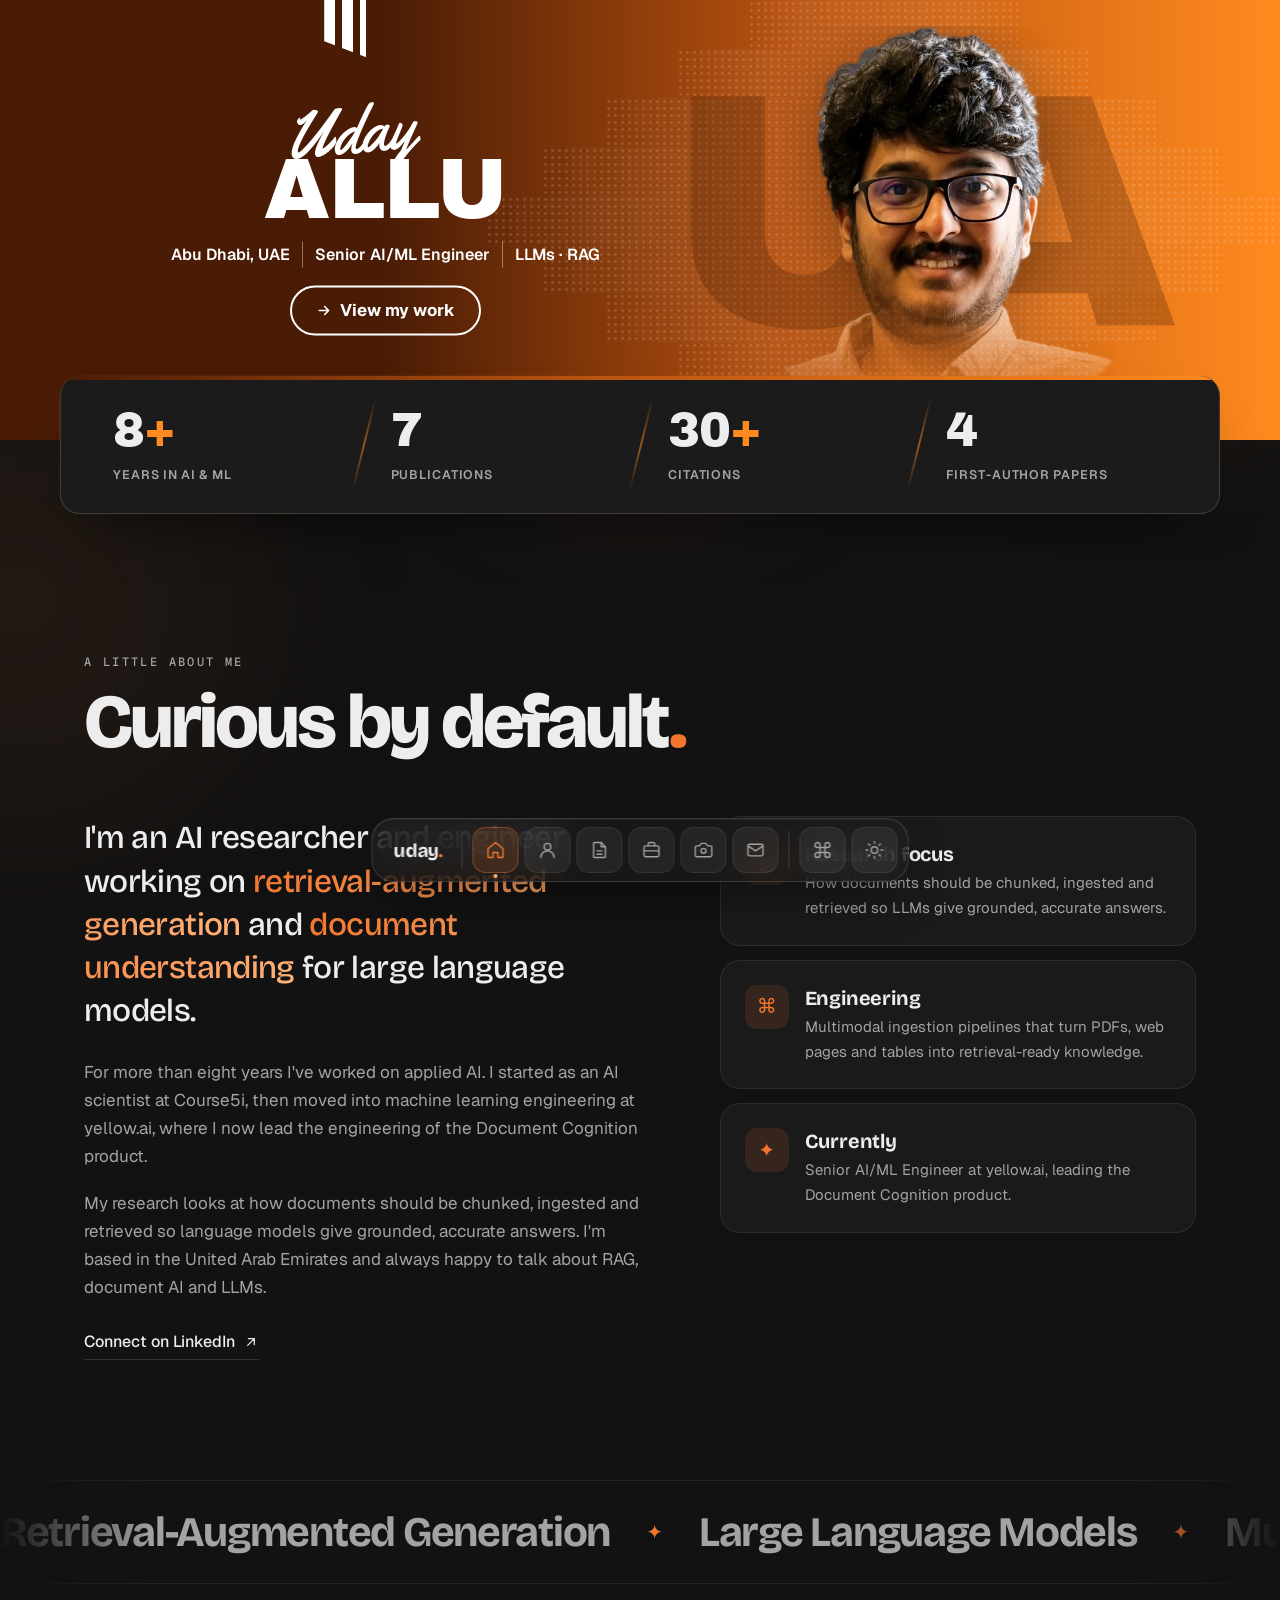
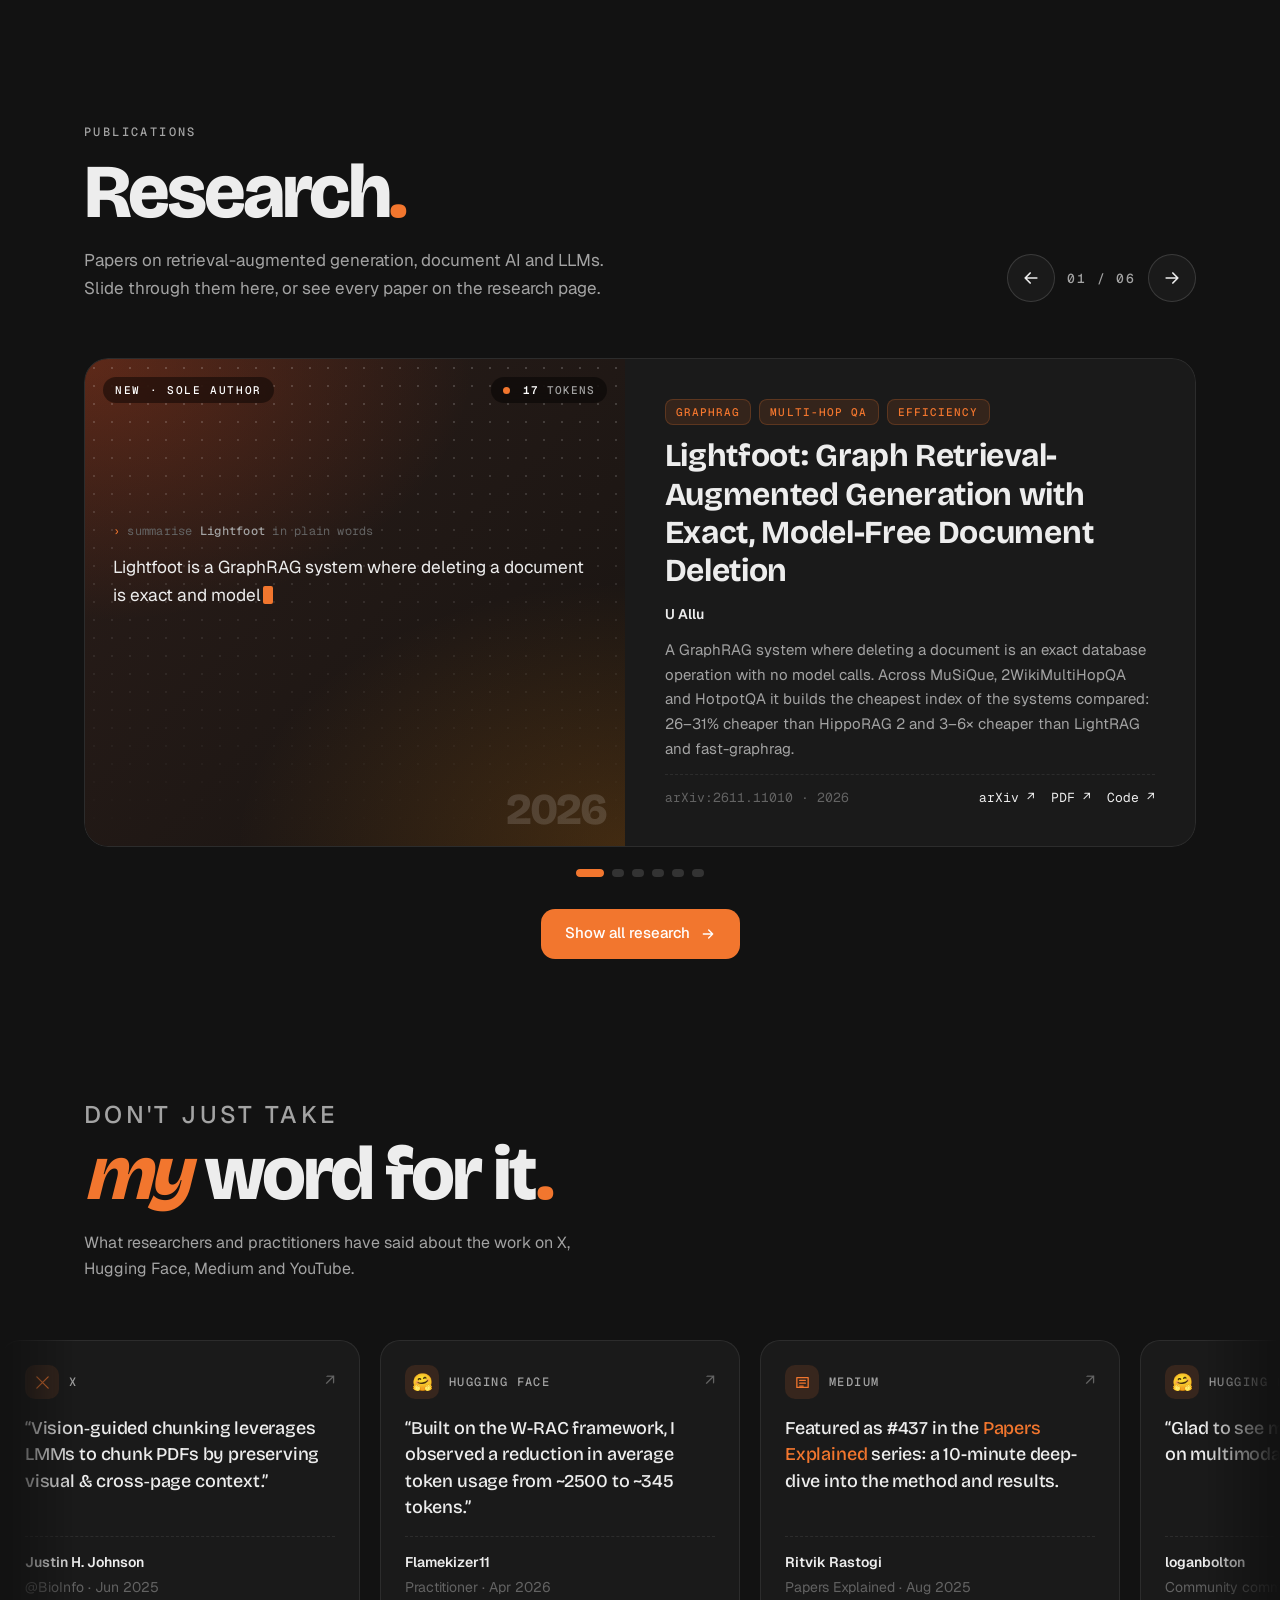
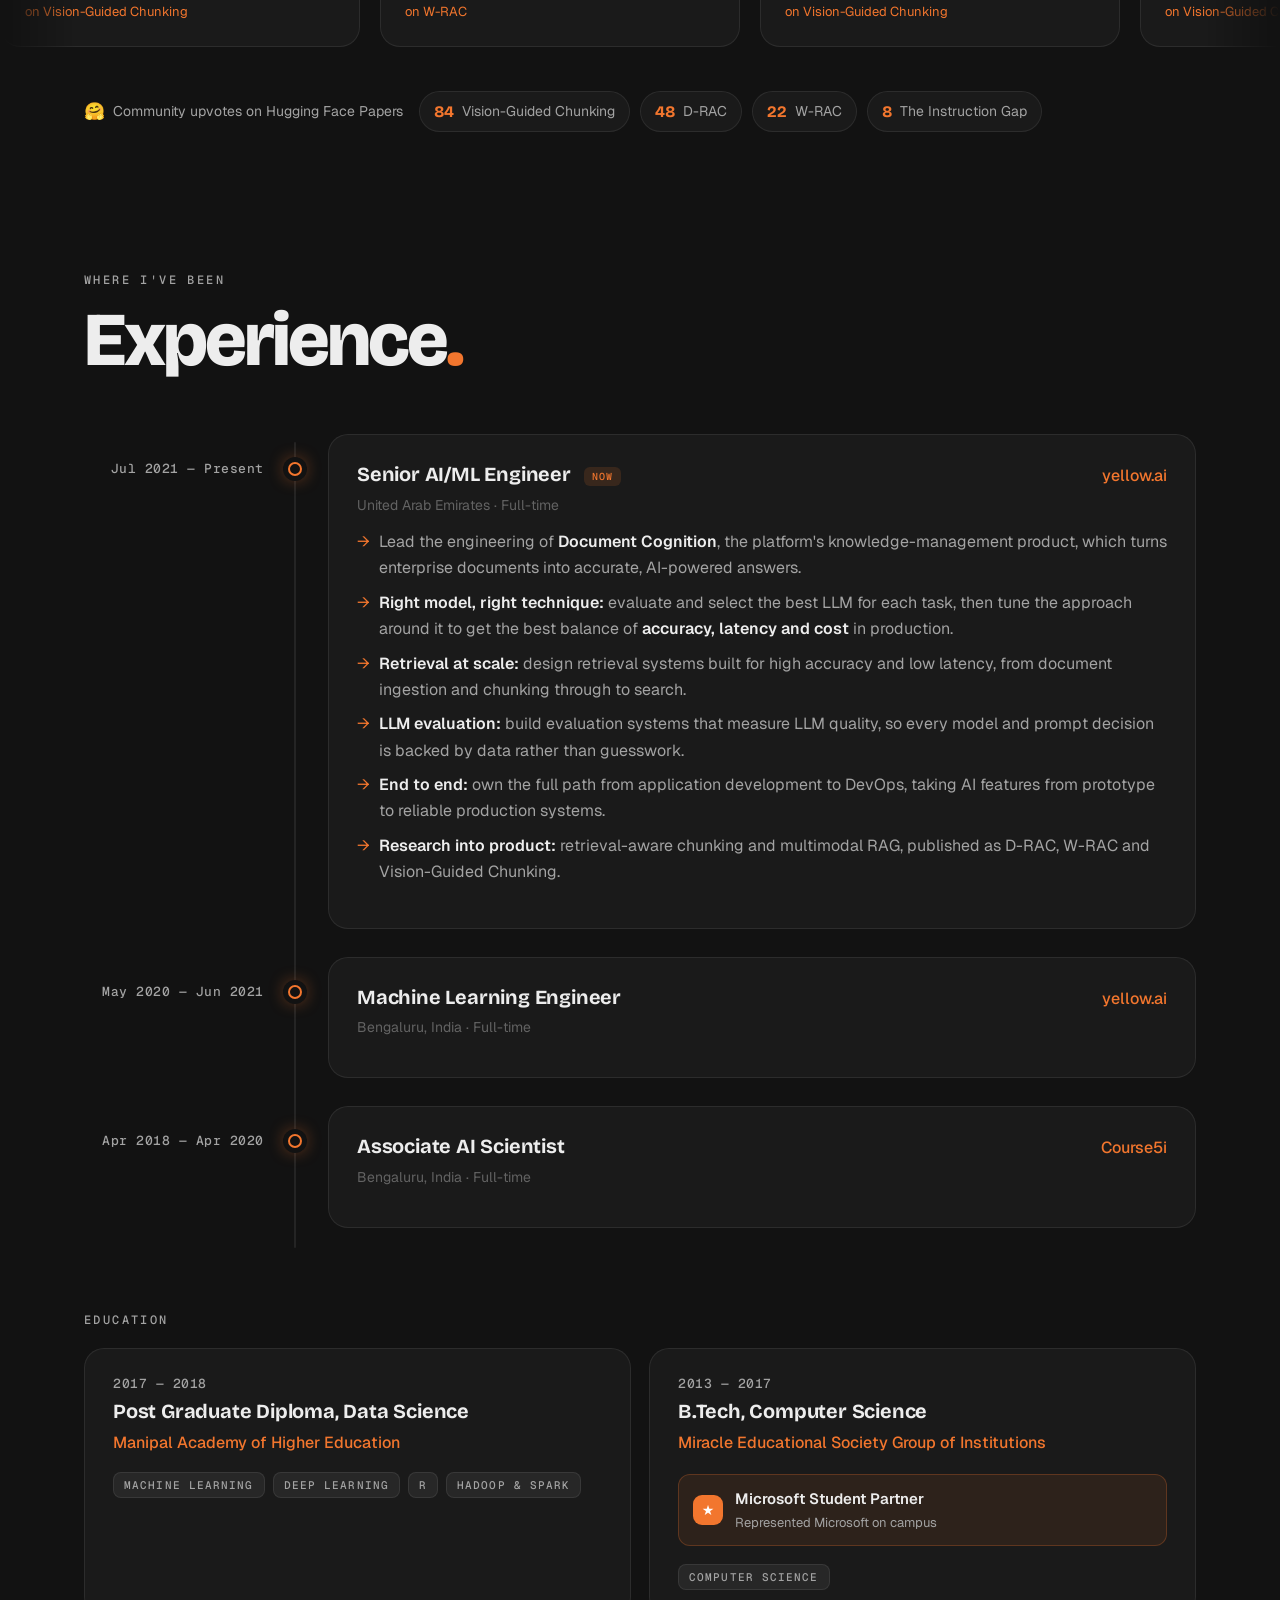
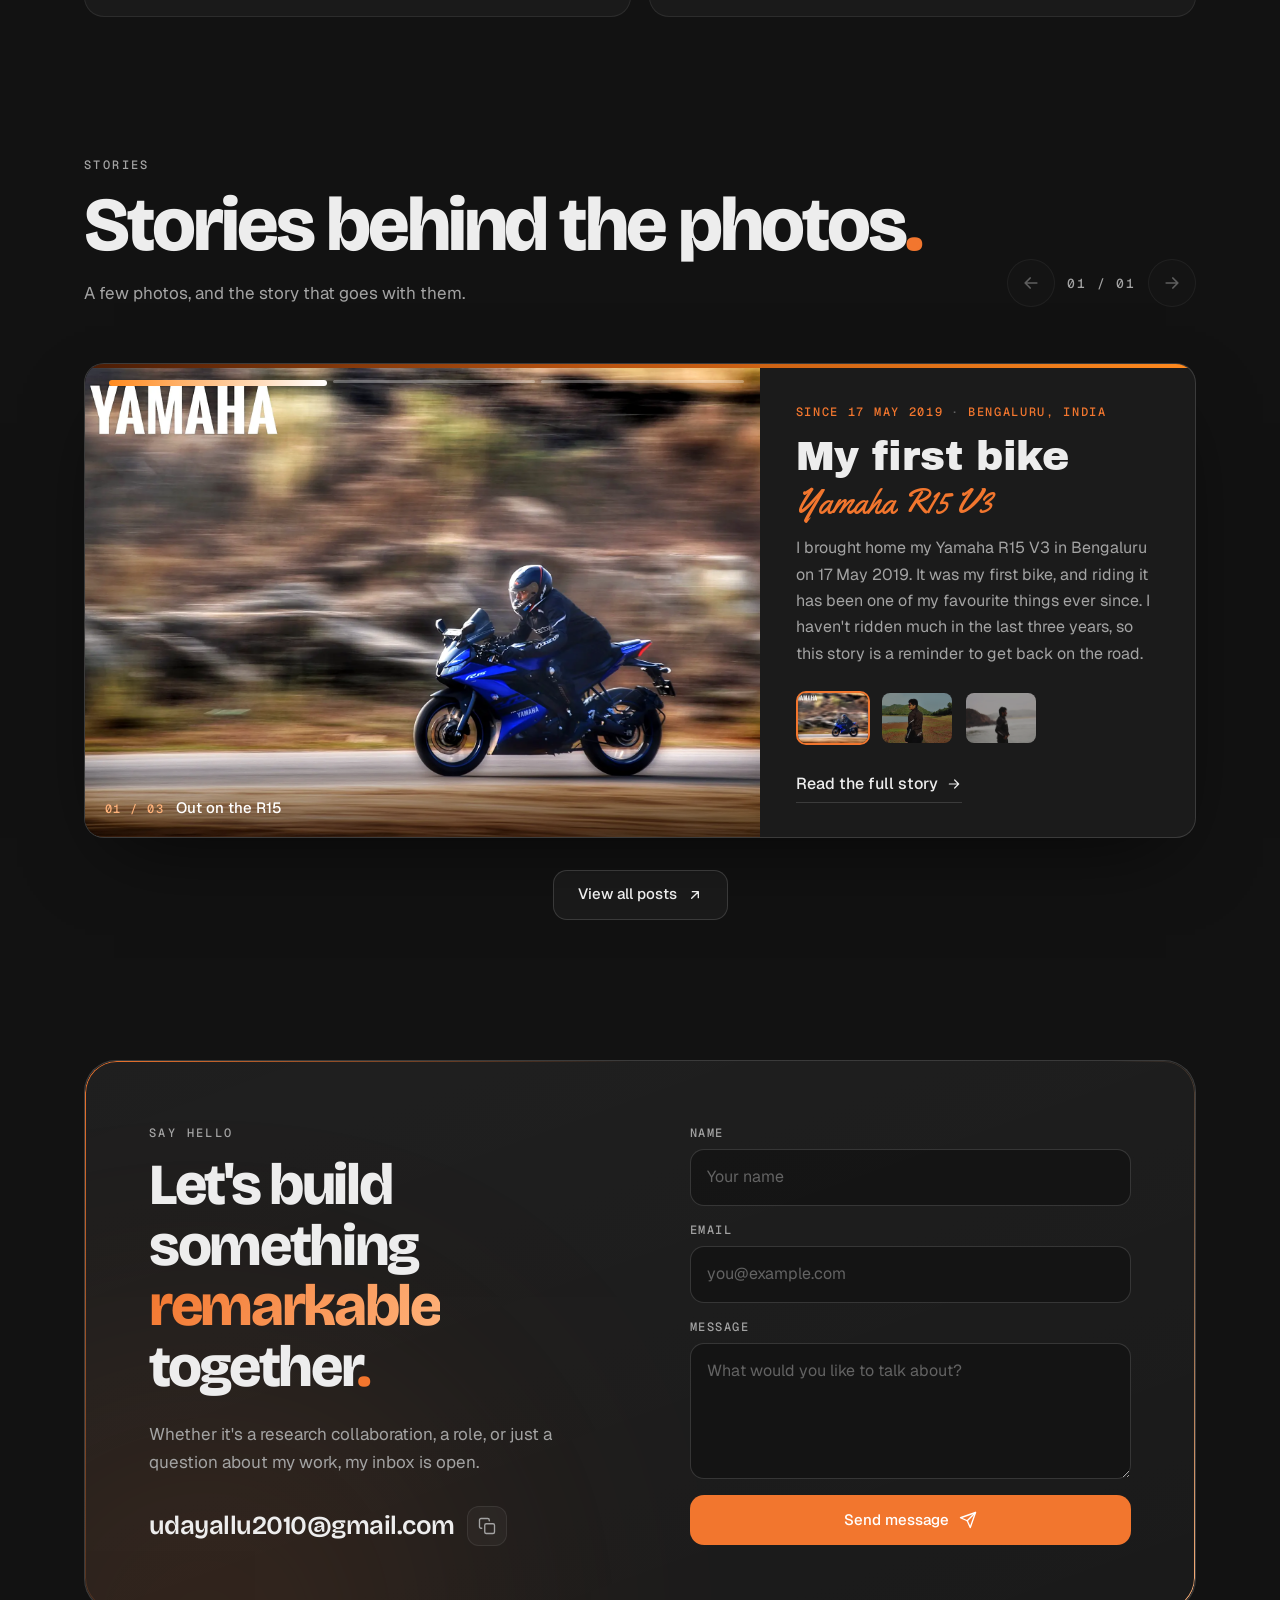
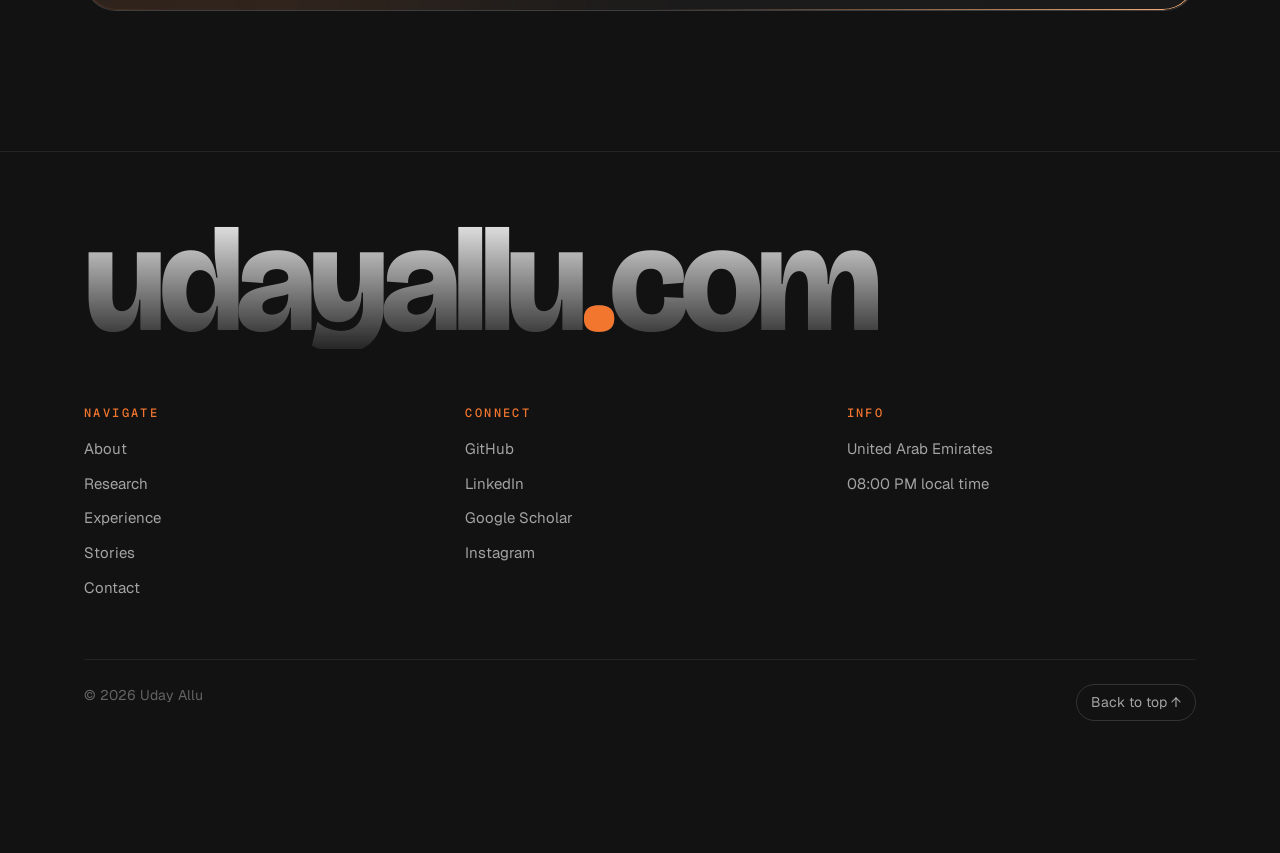
<file: index.html>
<!doctype html>
<html lang="en" data-theme="dark">
<head>
  <meta charset="utf-8">
  <meta name="viewport" content="width=device-width, initial-scale=1">
  <title>Uday Allu — AI Researcher &amp; Senior AI/ML Engineer</title>
  <meta name="description" content="Uday Allu is an AI researcher and Senior AI/ML Engineer at Yellow.ai working on retrieval-augmented generation (RAG), multimodal document AI and LLM systems. Publications, experience and contact.">
  <meta name="author" content="Uday Allu">
  <link rel="canonical" href="https://udayallu.com/">
  <meta name="theme-color" content="#121212">
  <meta property="og:title" content="Uday Allu — AI Researcher &amp; Senior AI/ML Engineer">
  <meta property="og:site_name" content="Uday Allu">
  <meta property="og:description" content="Uday Allu is an AI researcher and Senior AI/ML Engineer at Yellow.ai working on retrieval-augmented generation (RAG), multimodal document AI and LLM systems. Publications, experience and contact.">
  <meta property="og:url" content="https://udayallu.com/">
  <meta property="og:type" content="website">
  <meta property="og:image" content="https://udayallu.com/uday-allu-square.jpg">
  <meta property="og:image:alt" content="Uday Allu">
  <meta property="og:image:width" content="1200">
  <meta property="og:image:height" content="1200">
  <meta name="twitter:card" content="summary_large_image">
  <meta name="twitter:title" content="Uday Allu — AI Researcher &amp; Senior AI/ML Engineer">
  <meta name="twitter:description" content="Uday Allu is an AI researcher and Senior AI/ML Engineer at Yellow.ai working on retrieval-augmented generation (RAG), multimodal document AI and LLM systems. Publications, experience and contact.">
  <meta name="twitter:image" content="https://udayallu.com/uday-allu-square.jpg">
  <script type="application/ld+json">
{
  "@context": "https://schema.org",
  "@type": "Person",
  "@id": "https://udayallu.com/#person",
  "name": "Uday Allu",
  "url": "https://udayallu.com/",
  "image": "https://udayallu.com/uday-allu-square.jpg",
  "jobTitle": "Senior AI/ML Engineer",
  "description": "AI researcher and Senior AI/ML Engineer working on retrieval-augmented generation, multimodal document understanding, LLM evaluation and retrieval systems.",
  "worksFor": {
    "@type": "Organization",
    "name": "Yellow.ai",
    "url": "https://yellow.ai"
  },
  "alumniOf": [
    {
      "@type": "CollegeOrUniversity",
      "name": "Manipal Academy of Higher Education"
    },
    {
      "@type": "CollegeOrUniversity",
      "name": "Miracle Educational Society Group of Institutions"
    }
  ],
  "homeLocation": {
    "@type": "Country",
    "name": "United Arab Emirates"
  },
  "knowsAbout": [
    "Retrieval-Augmented Generation",
    "Large Language Models",
    "Multimodal Document AI",
    "Document Chunking",
    "GraphRAG",
    "LLM Evaluation",
    "Information Retrieval",
    "Machine Learning"
  ],
  "award": "Microsoft Student Partner",
  "sameAs": [
    "https://www.linkedin.com/in/udayallu/",
    "https://scholar.google.com/citations?user=S0o8kFMAAAAJ",
    "https://github.com/udayallu-ml",
    "https://huggingface.co/udayallu",
    "https://www.alphaxiv.org/@uday-allu",
    "https://www.instagram.com/uday_allu/"
  ]
}
  </script>
  <script type="application/ld+json">
{
  "@context": "https://schema.org",
  "@type": "ProfilePage",
  "url": "https://udayallu.com/",
  "name": "Uday Allu — AI Researcher & Senior AI/ML Engineer",
  "mainEntity": {
    "@id": "https://udayallu.com/#person"
  }
}
  </script>
  <link rel="icon" href="/favicon.ico" sizes="48x48">
  <link rel="icon" href="/favicon-96.png" type="image/png" sizes="96x96">
  <link rel="icon" href="/icon-192.png" type="image/png" sizes="192x192">
  <link rel="apple-touch-icon" href="/apple-touch-icon.png">
  <link rel="manifest" href="/site.webmanifest">
  <script>
    // Apply saved theme before paint to avoid a flash
    try { var t = localStorage.getItem('theme'); if (t) document.documentElement.dataset.theme = t; } catch (e) {}
  </script>
  <link rel="preconnect" href="https://fonts.googleapis.com">
  <link rel="preconnect" href="https://fonts.gstatic.com" crossorigin>
  <link href="https://fonts.googleapis.com/css2?family=Bricolage+Grotesque:opsz,wght@12..96,500;12..96,700;12..96,800&family=Geist:wght@300;400;500;600&family=Geist+Mono:wght@400;500&family=Archivo+Black&family=Yellowtail&display=swap" rel="stylesheet">
  <!-- ?v= tags: bump them whenever styles.css / script.js / other scripts change, so browsers fetch the new files -->
  <link rel="stylesheet" href="styles.css?v=20261117c">
</head>
<body>
  <!-- Ambient background -->
  <div class="bg" aria-hidden="true">
    <div class="bg-grid"></div>
    <div class="blob b1"></div>
    <div class="blob b2"></div>
    <div class="spotlight"></div>
  </div>
  <!-- ================= DOCK (bottom navigation) ================= -->
  <nav class="dock" id="dock" aria-label="Sections">
    <a class="dock-item dock-logo" href="#top" aria-label="Uday Allu, back to top"><span class="dock-tip">Back to top</span>uday<span class="accent">.</span></a>
    <span class="dock-sep" aria-hidden="true"></span>
    <a class="dock-item" href="#top" aria-label="Home"><span class="dock-tip">Home</span><svg viewBox="0 0 24 24"><path d="M3 10.5 12 3l9 7.5V20a1 1 0 0 1-1 1h-5v-6h-6v6H4a1 1 0 0 1-1-1z"/></svg></a>
    <a class="dock-item" href="#about" aria-label="About"><span class="dock-tip">About</span><svg viewBox="0 0 24 24"><circle cx="12" cy="8" r="4"/><path d="M4 21a8 8 0 0 1 16 0"/></svg></a>
    <a class="dock-item" href="#research" aria-label="Research"><span class="dock-tip">Research</span><svg viewBox="0 0 24 24"><path d="M14 3H6a1 1 0 0 0-1 1v16a1 1 0 0 0 1 1h12a1 1 0 0 0 1-1V8z"/><path d="M14 3v5h5M9 13h6M9 17h6"/></svg></a>
    <a class="dock-item" href="#experience" aria-label="Experience"><span class="dock-tip">Experience</span><svg viewBox="0 0 24 24"><rect x="3" y="7" width="18" height="13" rx="2"/><path d="M8 7V5a2 2 0 0 1 2-2h4a2 2 0 0 1 2 2v2M3 13h18"/></svg></a>
    <a class="dock-item" href="#stories" aria-label="Stories"><span class="dock-tip">Stories</span><svg viewBox="0 0 24 24"><path d="M14.5 4h-5L7 7H4a2 2 0 0 0-2 2v9a2 2 0 0 0 2 2h16a2 2 0 0 0 2-2V9a2 2 0 0 0-2-2h-3z"/><circle cx="12" cy="13" r="3"/></svg></a>
    <a class="dock-item" href="#contact" aria-label="Contact"><span class="dock-tip">Contact</span><svg viewBox="0 0 24 24"><rect x="3" y="5" width="18" height="14" rx="2"/><path d="m3 7 9 6 9-6"/></svg></a>
    <span class="dock-sep" aria-hidden="true"></span>
    <button class="dock-item" id="cmdBtn" aria-label="Open command menu"><span class="dock-tip">Search · K</span>
      <svg viewBox="0 0 24 24"><path d="M18 3a3 3 0 0 0-3 3v12a3 3 0 0 0 3 3 3 3 0 0 0 3-3 3 3 0 0 0-3-3H6a3 3 0 0 0-3 3 3 3 0 0 0 3 3 3 3 0 0 0 3-3V6a3 3 0 0 0-3-3 3 3 0 0 0-3 3 3 3 0 0 0 3 3h12a3 3 0 0 0 3-3 3 3 0 0 0-3-3z"/></svg>
    </button>
    <button class="dock-item" id="themeBtn" aria-label="Toggle theme"><span class="dock-tip">Theme</span>
      <svg class="sun" viewBox="0 0 24 24"><circle cx="12" cy="12" r="4"/><path d="M12 2v2M12 20v2M4.93 4.93l1.41 1.41M17.66 17.66l1.41 1.41M2 12h2M20 12h2M6.34 17.66l-1.41 1.41M19.07 4.93l-1.41 1.41"/></svg>
      <svg class="moon" viewBox="0 0 24 24"><path d="M12 3a6 6 0 0 0 9 9 9 9 0 1 1-9-9Z"/></svg>
    </button>
  </nav>

  <main id="top">
    <!-- ================= HERO BANNER (Ember) ================= -->
    <section class="ub-hero" aria-label="Uday Allu">
      <div class="ub-steps" aria-hidden="true"><i></i><i></i><i></i><i></i><i></i><i></i><i></i><i></i><i></i></div>
      <div class="ub-mono" aria-hidden="true">UA</div>
      <div class="ub-stripes ub-top" aria-hidden="true"></div>
      <div class="ub-stripes ub-bottom" aria-hidden="true"></div>
      <div class="ub-intro">
        <span class="ub-first">Uday</span>
        <h1 class="ub-last">ALLU</h1>
        <p class="ub-meta"><span>Abu Dhabi, UAE</span><span>Senior AI/ML Engineer</span><span>LLMs · RAG</span></p>
        <a class="ub-btn" href="#research">
          <svg viewBox="0 0 24 24" aria-hidden="true"><path d="M5 12h14M13 6l6 6-6 6"/></svg>
          View my work
        </a>
      </div>
      <img class="ub-photo" src="uday-allu-cutout.webp" alt="Uday Allu, AI researcher and Senior AI/ML Engineer" width="558" height="696" fetchpriority="high">
    </section>

    <!-- ================= STATS ================= -->
    <!-- EDIT: replace the numbers -->
    <section class="container stats reveal">
      <div class="stat"><span class="num" data-count="8">0</span><span class="plus">+</span><p>Years in AI &amp; ML</p></div>
      <div class="stat"><span class="num" data-count="7">0</span><p>Publications</p></div>
      <div class="stat"><span class="num" data-count="30">0</span><span class="plus">+</span><p>Citations</p></div>
      <div class="stat"><span class="num" data-count="4">0</span><p>First-author papers</p></div>
    </section>

    <!-- ================= ABOUT ================= -->
    <section id="about" class="section container">
      <div class="section-head reveal">
        <p class="kicker">A little about me</p>
        <h2>Curious by default<span class="accent">.</span></h2>
      </div>
      <div class="about-grid">
        <div class="about-text reveal">
          <!-- EDIT: your story, 2–3 short paragraphs -->
          <p class="big">
            I'm an AI researcher and engineer working on <em>retrieval-augmented generation</em>
            and <em>document understanding</em> for large language models.
          </p>
          <p>
            For more than eight years I've worked on applied AI. I started as an AI scientist at Course5i,
            then moved into machine learning engineering at yellow.ai, where I now lead the engineering of the
            Document Cognition product.
          </p>
          <p>
            My research looks at how documents should be chunked, ingested and retrieved so language models
            give grounded, accurate answers. I'm based in the United Arab Emirates and always happy to talk
            about RAG, document AI and LLMs.
          </p>
          <!-- EDIT: once resume.pdf is in the folder, change this link to href="resume.pdf" and the text to "Download my CV" -->
          <a href="https://www.linkedin.com/in/udayallu/" target="_blank" rel="noopener" class="link-arrow">Connect on LinkedIn
            <svg viewBox="0 0 24 24"><path d="M7 17 17 7M8 7h9v9"/></svg>
          </a>
        </div>
        <div class="about-cards">
          <div class="mini-card reveal spot">
            <span class="mini-icon">◎</span>
            <h3>Research focus</h3>
            <p>How documents should be chunked, ingested and retrieved so LLMs give grounded, accurate answers.</p>
          </div>
          <div class="mini-card reveal spot">
            <span class="mini-icon">⌘</span>
            <h3>Engineering</h3>
            <p>Multimodal ingestion pipelines that turn PDFs, web pages and tables into retrieval-ready knowledge.</p>
          </div>
          <div class="mini-card reveal spot">
            <span class="mini-icon">✦</span>
            <h3>Currently</h3>
            <p>Senior AI/ML Engineer at yellow.ai, leading the Document Cognition product.</p>
          </div>
        </div>
      </div>
    </section>

    <!-- Skills marquee. EDIT: your skills/tools -->
    <div class="marquee" aria-label="Skills">
      <div class="marquee-track">
        <span>Retrieval-Augmented Generation</span><i>✦</i><span>Large Language Models</span><i>✦</i><span>Multimodal Document AI</span><i>✦</i>
        <span>Chunking &amp; Ingestion</span><i>✦</i><span>Information Retrieval</span><i>✦</i><span>Tabular Data</span><i>✦</i>
        <span>Instruction Following</span><i>✦</i><span>NLP</span><i>✦</i>
      </div>
    </div>

    <!-- ================= RESEARCH ================= -->
    <section id="research" class="section container">
      <div class="section-head row reveal">
        <div>
          <p class="kicker">Publications</p>
          <h2>Research<span class="accent">.</span></h2>
          <p class="travel-sub">Papers on retrieval-augmented generation, document AI and LLMs. Slide through them here, or see every paper on the research page.</p>
        </div>
        <div class="story-nav" role="group" aria-label="Choose a paper">
          <button class="story-arrow" id="paperPrev" type="button" aria-label="Previous paper"><svg viewBox="0 0 24 24"><path d="M19 12H5M11 18l-6-6 6-6"/></svg></button>
          <span class="story-count" id="paperCount" aria-live="polite">01 / 06</span>
          <button class="story-arrow" id="paperNext" type="button" aria-label="Next paper"><svg viewBox="0 0 24 24"><path d="M5 12h14M13 6l6 6-6 6"/></svg></button>
        </div>
      </div>

      <!-- EDIT: papers on the home page slider. The full list lives in research/index.html -->
      <div class="paper-slider reveal" aria-roledescription="carousel" aria-label="Research papers">
        <div class="paper-track" id="paperTrack">
          <article class="work featured paper-slide spot" role="group" aria-roledescription="slide" aria-label="1 of 6" data-type="rag" style="--h:14">
            <div class="cover">
              <!-- Streams a short summary like an LLM when the card scrolls into view -->
              <div class="gen" data-gen="Lightfoot is a GraphRAG system where deleting a document is exact and model-free: a plain database operation, with no LLM calls. Across MuSiQue, 2WikiMultiHopQA and HotpotQA it builds the cheapest index of the systems compared, 26–31% cheaper than HippoRAG 2 and 3–6× cheaper than LightRAG and fast-graphrag.">
                <div class="gen-prompt"><span class="gen-caret">›</span> summarise <b>Lightfoot</b> in plain words</div>
                <p class="gen-out" aria-live="off"><span class="gen-text"></span><span class="gen-cursor"></span></p>
              </div>
              <span class="gen-tok" aria-hidden="true"><span class="gen-dot"></span><b>0</b> tokens</span>
              <span class="badge">New · Sole author</span>
              <span class="cover-year">2026</span>
            </div>
            <div class="work-body">
              <div class="tags"><span>GraphRAG</span><span>Multi-hop QA</span><span>Efficiency</span></div>
              <h3>Lightfoot: Graph Retrieval-Augmented Generation with Exact, Model-Free Document Deletion</h3>
              <p class="authors"><b>U Allu</b></p>
              <p>A GraphRAG system where deleting a document is an exact database operation with no model calls. Across MuSiQue, 2WikiMultiHopQA and HotpotQA it builds the cheapest index of the systems compared: 26–31% cheaper than HippoRAG 2 and 3–6× cheaper than LightRAG and fast-graphrag.</p>
              <div class="work-meta">
                <span>arXiv:2611.11010 · 2026</span>
                <span class="work-links"><a href="https://arxiv.org/abs/2611.11010" target="_blank" rel="noopener">arXiv ↗</a><a href="https://arxiv.org/pdf/2611.11010" target="_blank" rel="noopener">PDF ↗</a><a href="https://github.com/udayallu-ml/Lightfoot-GraphRAG" target="_blank" rel="noopener">Code ↗</a></span>
              </div>
            </div>
          </article>
          <article class="work featured paper-slide spot" role="group" aria-roledescription="slide" aria-label="2 of 6" data-type="rag" style="--h:20">
            <div class="cover">
              <!-- Streams a short summary like an LLM when the card scrolls into view -->
              <div class="gen" data-gen="Most RAG pipelines split documents by length, which breaks tables and sections that run across pages. This paper uses multimodal document understanding to decide where chunks begin and end, so the document&#x27;s structure stays intact and retrieval works with complete context.">
                <div class="gen-prompt"><span class="gen-caret">›</span> summarise <b>Vision-Guided Chunking</b> in plain words</div>
                <p class="gen-out" aria-live="off"><span class="gen-text"></span><span class="gen-cursor"></span></p>
              </div>
              <span class="gen-tok" aria-hidden="true"><span class="gen-dot"></span><b>0</b> tokens</span>
              <span class="badge">Featured · Most cited</span>
              <span class="cover-year">2025</span>
            </div>
            <div class="work-body">
              <div class="tags"><span>RAG</span><span>Multimodal</span><span>Document AI</span></div>
              <h3>Vision-Guided Chunking Is All You Need: Enhancing RAG with Multimodal Document Understanding</h3>
              <p class="authors">V Tripathi, T Odapally, I Das, <b>U Allu</b>, B Ahmed</p>
              <p>Uses multimodal document understanding to decide how documents are split into chunks for retrieval-augmented generation, so structure like tables and multi-page sections isn't broken apart.</p>
              <div class="work-meta">
                <span>arXiv:2506.16035 · 2025</span>
                <span class="work-links"><span class="cites">Cited by 16</span><a href="https://arxiv.org/abs/2506.16035" target="_blank" rel="noopener">arXiv ↗</a><a href="https://arxiv.org/pdf/2506.16035" target="_blank" rel="noopener">PDF ↗</a></span>
              </div>
            </div>
          </article>
          <article class="work featured paper-slide spot" role="group" aria-roledescription="slide" aria-label="3 of 6" data-type="rag" style="--h:32">
            <div class="cover">
              <!-- Streams a short summary like an LLM when the card scrolls into view -->
              <div class="gen" data-gen="Enterprise documents usually arrive as PDFs in many different layouts. D-RAC normalises them and converts each one to multimodal Markdown before chunking, so retrieval starts from clean, structured content instead of raw pages.">
                <div class="gen-prompt"><span class="gen-caret">›</span> summarise <b>D-RAC</b> in plain words</div>
                <p class="gen-out" aria-live="off"><span class="gen-text"></span><span class="gen-cursor"></span></p>
              </div>
              <span class="gen-tok" aria-hidden="true"><span class="gen-dot"></span><b>0</b> tokens</span>
              <span class="cover-year">2026</span>
            </div>
            <div class="work-body">
              <div class="tags"><span>RAG</span><span>Enterprise documents</span></div>
              <h3>Document Retrieval-Aware Chunking (D-RAC): Universal Retrieval-Aware Ingestion of Enterprise Documents</h3>
              <p class="authors"><b>U Allu</b>, A Sivaprakash, P Singh, A Manocha</p>
              <p>Retrieval-aware ingestion for enterprise documents, normalising PDFs and converting them to multimodal Markdown before chunking.</p>
              <div class="work-meta">
                <span>arXiv:2609.24220 · 2026</span>
                <span class="work-links"><a href="https://arxiv.org/abs/2609.24220" target="_blank" rel="noopener">arXiv ↗</a><a href="https://arxiv.org/pdf/2609.24220" target="_blank" rel="noopener">PDF ↗</a></span>
              </div>
            </div>
          </article>
          <article class="work featured paper-slide spot" role="group" aria-roledescription="slide" aria-label="4 of 6" data-type="rag" style="--h:12">
            <div class="cover">
              <!-- Streams a short summary like an LLM when the card scrolls into view -->
              <div class="gen" data-gen="Web pages are long and full of content that doesn&#x27;t help answer a question. W-RAC splits web content into chunks with retrieval in mind, to make RAG systems more efficient and cheaper to run.">
                <div class="gen-prompt"><span class="gen-caret">›</span> summarise <b>W-RAC</b> in plain words</div>
                <p class="gen-out" aria-live="off"><span class="gen-text"></span><span class="gen-cursor"></span></p>
              </div>
              <span class="gen-tok" aria-hidden="true"><span class="gen-dot"></span><b>0</b> tokens</span>
              <span class="cover-year">2026</span>
            </div>
            <div class="work-body">
              <div class="tags"><span>RAG</span><span>Web retrieval</span><span>Efficiency</span></div>
              <h3>Web Retrieval-Aware Chunking (W-RAC) for Efficient and Cost-Effective RAG Systems</h3>
              <p class="authors"><b>U Allu</b>, S Kedia, T Odapally, B Ahmed</p>
              <p>A retrieval-aware chunking approach for web content, aimed at making RAG systems more efficient and cheaper to run.</p>
              <div class="work-meta">
                <span>arXiv:2604.04936 · 2026</span>
                <span class="work-links"><span class="cites">Cited by 1</span><a href="https://arxiv.org/abs/2604.04936" target="_blank" rel="noopener">arXiv ↗</a><a href="https://arxiv.org/pdf/2604.04936" target="_blank" rel="noopener">PDF ↗</a></span>
              </div>
            </div>
          </article>
          <article class="work featured paper-slide spot" role="group" aria-roledescription="slide" aria-label="5 of 6" data-type="llm" style="--h:40">
            <div class="cover">
              <!-- Streams a short summary like an LLM when the card scrolls into view -->
              <div class="gen" data-gen="Large language models don&#x27;t always do exactly what they are told. This paper examines where and how LLMs fall short when they are asked to follow instructions.">
                <div class="gen-prompt"><span class="gen-caret">›</span> summarise <b>The Instruction Gap</b> in plain words</div>
                <p class="gen-out" aria-live="off"><span class="gen-text"></span><span class="gen-cursor"></span></p>
              </div>
              <span class="gen-tok" aria-hidden="true"><span class="gen-dot"></span><b>0</b> tokens</span>
              <span class="cover-year">2025</span>
            </div>
            <div class="work-body">
              <div class="tags"><span>LLMs</span><span>Evaluation</span></div>
              <h3>The Instruction Gap: LLMs Get Lost in Following Instructions</h3>
              <p class="authors">V Tripathi, <b>U Allu</b>, B Ahmed</p>
              <p>Examines where large language models fall short when following instructions.</p>
              <div class="work-meta">
                <span>arXiv:2601.03269 · 2025</span>
                <span class="work-links"><span class="cites">Cited by 2</span><a href="https://arxiv.org/abs/2601.03269" target="_blank" rel="noopener">arXiv ↗</a><a href="https://arxiv.org/pdf/2601.03269" target="_blank" rel="noopener">PDF ↗</a></span>
              </div>
            </div>
          </article>
          <article class="work featured paper-slide spot" role="group" aria-roledescription="slide" aria-label="6 of 6" data-type="llm" style="--h:26">
            <div class="cover">
              <!-- Streams a short summary like an LLM when the card scrolls into view -->
              <div class="gen" data-gen="Language models find raw tables hard to summarise. This paper adds context to tabular data before it reaches the model, so the model can summarise it more efficiently.">
                <div class="gen-prompt"><span class="gen-caret">›</span> summarise <b>Beyond Extraction</b> in plain words</div>
                <p class="gen-out" aria-live="off"><span class="gen-text"></span><span class="gen-cursor"></span></p>
              </div>
              <span class="gen-tok" aria-hidden="true"><span class="gen-dot"></span><b>0</b> tokens</span>
              <span class="cover-year">2024</span>
            </div>
            <div class="work-body">
              <div class="tags"><span>LLMs</span><span>Tabular data</span><span>Summarisation</span></div>
              <h3>Beyond Extraction: Contextualising Tabular Data for Efficient Summarisation by Language Models</h3>
              <p class="authors"><b>U Allu</b>, B Ahmed, V Tripathi</p>
              <p>Adds context to tables before passing them to language models, so the models can summarise tabular data more efficiently.</p>
              <div class="work-meta">
                <span>arXiv:2401.02333 · 2024</span>
                <span class="work-links"><span class="cites">Cited by 10</span><a href="https://arxiv.org/abs/2401.02333" target="_blank" rel="noopener">arXiv ↗</a><a href="https://arxiv.org/pdf/2401.02333" target="_blank" rel="noopener">PDF ↗</a></span>
              </div>
            </div>
          </article>
        </div>
      </div>
      <div class="paper-dots" id="paperDots" role="group" aria-label="Go to paper"></div>

      <div class="story-foot reveal">
        <a href="research/" class="btn btn-primary">Show all research
          <svg viewBox="0 0 24 24"><path d="M5 12h14M13 6l6 6-6 6"/></svg>
        </a>
      </div>
    </section>

    <!-- ================= WHAT PEOPLE SAY ================= -->
    <!-- EDIT: every card links to a real public post. Keep quotes short and exact. -->
    <section id="voices" class="section voices-section">
      <div class="container section-head voices-head reveal">
        <p class="voices-pre">Don't just take</p>
        <h2><span class="my">my</span> word for it<span class="accent">.</span></h2>
        <p class="voices-sub">What researchers and practitioners have said about the work on X, Hugging Face, Medium and YouTube.</p>
      </div>

      <div class="voices-marquee reveal" aria-label="What people say">
        <div class="voices-track">
          <a class="voice" href="https://x.com/BioInfo/status/1939286673218576843" target="_blank" rel="noopener">
            <div class="voice-top"><span class="voice-icon"><svg viewBox="0 0 24 24"><path d="M4 4l16 16M20 4 4 20"/></svg></span><span class="voice-platform">X</span><span class="voice-arrow">↗</span></div>
            <p class="voice-quote">“Vision‑guided chunking leverages LMMs to chunk PDFs by preserving visual &amp; cross‑page context.”</p>
            <div class="voice-foot"><b>Justin H. Johnson</b><span>@BioInfo · Jun 2025</span><span class="voice-paper">on Vision-Guided Chunking</span></div>
          </a>
          <a class="voice" href="https://huggingface.co/papers/2604.04936" target="_blank" rel="noopener">
            <div class="voice-top"><span class="voice-icon"><span class="emo">🤗</span></span><span class="voice-platform">Hugging Face</span><span class="voice-arrow">↗</span></div>
            <p class="voice-quote">“Built on the W-RAC framework, I observed a reduction in average token usage from ~2500 to ~345 tokens.”</p>
            <div class="voice-foot"><b>Flamekizer11</b><span>Practitioner · Apr 2026</span><span class="voice-paper">on W-RAC</span></div>
          </a>
          <a class="voice" href="https://ritvik19.medium.com/papers-explained-437-vision-guided-chunking-882220193e09" target="_blank" rel="noopener">
            <div class="voice-top"><span class="voice-icon"><svg viewBox="0 0 24 24"><path d="M4 19V5h16v14z"/><path d="M8 9h8M8 13h8M8 17h5"/></svg></span><span class="voice-platform">Medium</span><span class="voice-arrow">↗</span></div>
            <p class="voice-quote">Featured as #437 in the <em>Papers Explained</em> series: a 10-minute deep-dive into the method and results.</p>
            <div class="voice-foot"><b>Ritvik Rastogi</b><span>Papers Explained · Aug 2025</span><span class="voice-paper">on Vision-Guided Chunking</span></div>
          </a>
          <a class="voice" href="https://huggingface.co/papers/2506.16035" target="_blank" rel="noopener">
            <div class="voice-top"><span class="voice-icon"><span class="emo">🤗</span></span><span class="voice-platform">Hugging Face</span><span class="voice-arrow">↗</span></div>
            <p class="voice-quote">“Glad to see more papers focusing on multimodal RAG.”</p>
            <div class="voice-foot"><b>loganbolton</b><span>Community comment · Jun 2025</span><span class="voice-paper">on Vision-Guided Chunking</span></div>
          </a>
          <a class="voice" href="https://www.youtube.com/watch?v=5SfeXBKOFMc" target="_blank" rel="noopener">
            <div class="voice-top"><span class="voice-icon"><svg viewBox="0 0 24 24"><rect x="2" y="5" width="20" height="14" rx="4"/><path d="m10 9 5 3-5 3z"/></svg></span><span class="voice-platform">YouTube</span><span class="voice-arrow">↗</span></div>
            <p class="voice-quote">An independent video walkthrough of the paper and its approach to chunking complex PDFs.</p>
            <div class="voice-foot"><b>Xiaol.x</b><span>YouTube</span><span class="voice-paper">on Vision-Guided Chunking</span></div>
          </a>
          <a class="voice" href="https://www.youtube.com/watch?v=y79iaaNOtfI" target="_blank" rel="noopener">
            <div class="voice-top"><span class="voice-icon"><svg viewBox="0 0 24 24"><rect x="2" y="5" width="20" height="14" rx="4"/><path d="m10 9 5 3-5 3z"/></svg></span><span class="voice-platform">YouTube</span><span class="voice-arrow">↗</span></div>
            <p class="voice-quote">Another independent video breakdown of the paper.</p>
            <div class="voice-foot"><b>Keyur</b><span>YouTube</span><span class="voice-paper">on Vision-Guided Chunking</span></div>
          </a>
        </div>
      </div>

      <div class="container hf-strip reveal">
        <span class="hf-label"><span class="emo">🤗</span> Community upvotes on Hugging Face Papers</span>
        <a href="https://huggingface.co/papers/2506.16035" target="_blank" rel="noopener"><b>84</b> Vision-Guided Chunking</a>
        <a href="https://huggingface.co/papers/2609.24220" target="_blank" rel="noopener"><b>48</b> D-RAC</a>
        <a href="https://huggingface.co/papers/2604.04936" target="_blank" rel="noopener"><b>22</b> W-RAC</a>
        <a href="https://huggingface.co/papers/2601.03269" target="_blank" rel="noopener"><b>8</b> The Instruction Gap</a>
      </div>
    </section>

    <!-- ================= EXPERIENCE ================= -->
    <section id="experience" class="section container">
      <div class="section-head reveal">
        <p class="kicker">Where I've been</p>
        <h2>Experience<span class="accent">.</span></h2>
      </div>

      <div class="timeline" id="timeline">
        <div class="timeline-line"><div class="timeline-fill"></div></div>

        <!-- EDIT: one .t-item per role, newest first -->
        <div class="t-item reveal">
          <div class="t-dot"></div>
          <div class="t-when">Jul 2021 — Present</div>
          <div class="t-card spot">
            <div class="t-head">
              <h3>Senior AI/ML Engineer <span class="now">Now</span></h3>
              <span class="t-org">yellow.ai</span>
            </div>
            <p class="t-loc">United Arab Emirates · Full-time</p>
            <ul>
              <li>Lead the engineering of <b>Document Cognition</b>, the platform's knowledge-management product, which turns enterprise documents into accurate, AI-powered answers.</li>
              <li><b>Right model, right technique:</b> evaluate and select the best LLM for each task, then tune the approach around it to get the best balance of <b>accuracy, latency and cost</b> in production.</li>
              <li><b>Retrieval at scale:</b> design retrieval systems built for high accuracy and low latency, from document ingestion and chunking through to search.</li>
              <li><b>LLM evaluation:</b> build evaluation systems that measure LLM quality, so every model and prompt decision is backed by data rather than guesswork.</li>
              <li><b>End to end:</b> own the full path from application development to DevOps, taking AI features from prototype to reliable production systems.</li>
              <li><b>Research into product:</b> retrieval-aware chunking and multimodal RAG, published as D-RAC, W-RAC and Vision-Guided Chunking.</li>
            </ul>
          </div>
        </div>
        <div class="t-item reveal">
          <div class="t-dot"></div>
          <div class="t-when">May 2020 — Jun 2021</div>
          <div class="t-card spot">
            <div class="t-head">
              <h3>Machine Learning Engineer</h3>
              <span class="t-org">yellow.ai</span>
            </div>
            <p class="t-loc">Bengaluru, India · Full-time</p>
          </div>
        </div>
        <div class="t-item reveal">
          <div class="t-dot"></div>
          <div class="t-when">Apr 2018 — Apr 2020</div>
          <div class="t-card spot">
            <div class="t-head">
              <h3>Associate AI Scientist</h3>
              <span class="t-org">Course5i</span>
            </div>
            <p class="t-loc">Bengaluru, India · Full-time</p>
          </div>
        </div>
      </div>

      <div class="section-head sub-head reveal">
        <p class="kicker">Education</p>
      </div>
      <div class="edu-grid">
        <div class="edu-card reveal spot">
          <span class="edu-year">2017 — 2018</span>
          <h3>Post Graduate Diploma, Data Science</h3>
          <p class="t-org">Manipal Academy of Higher Education</p>
          <div class="tags small"><span>Machine Learning</span><span>Deep Learning</span><span>R</span><span>Hadoop &amp; Spark</span></div>
        </div>
        <div class="edu-card reveal spot">
          <span class="edu-year">2013 — 2017</span>
          <h3>B.Tech, Computer Science</h3>
          <p class="t-org">Miracle Educational Society Group of Institutions</p>
          <div class="edu-highlight"><span class="edu-star">★</span><div><b>Microsoft Student Partner</b><span>Represented Microsoft on campus</span></div></div>
          <div class="tags small"><span>Computer Science</span></div>
        </div>
      </div>
    </section>

    <!-- ================= TRAVEL ================= -->
    <!-- ================= STORIES ================= -->
    <!-- EDIT: stories live in stories.js; full posts live in posts/ -->
    <section id="stories" class="section container">
      <div class="section-head row reveal">
        <div>
          <p class="kicker">Stories</p>
          <h2>Stories behind the photos<span class="accent">.</span></h2>
          <p class="travel-sub">A few photos, and the story that goes with them.</p>
        </div>
        <div class="story-nav" role="group" aria-label="Choose a story">
          <button class="story-arrow" id="storyPrev" type="button" aria-label="Previous story"><svg viewBox="0 0 24 24"><path d="M19 12H5M11 18l-6-6 6-6"/></svg></button>
          <span class="story-count" id="storyCount" aria-live="polite">01 / 01</span>
          <button class="story-arrow" id="storyNext" type="button" aria-label="Next story"><svg viewBox="0 0 24 24"><path d="M5 12h14M13 6l6 6-6 6"/></svg></button>
        </div>
      </div>

      <div class="story-stage reveal" id="storyStage"></div>

      <div class="story-foot reveal">
        <a href="posts/" target="_blank" rel="noopener" class="btn btn-ghost">View all posts
          <svg viewBox="0 0 24 24"><path d="M7 17 17 7M8 7h9v9"/></svg>
        </a>
      </div>
    </section>

    <!-- ================= CONTACT ================= -->
    <section id="contact" class="section container">
      <div class="contact-card reveal">
        <div class="contact-glow" aria-hidden="true"></div>
        <div class="contact-copy">
          <p class="kicker">Say hello</p>
          <h2 class="contact-title">Let's build something<br><span class="grad">remarkable</span> together<span class="accent">.</span></h2>
          <p>Whether it's a research collaboration, a role, or just a question about my work, my inbox is open.</p>
          <div class="email-row">
            <a href="mailto:udayallu2010@gmail.com" class="email">udayallu2010@gmail.com</a>
            <button class="icon-btn copy" id="copyEmail" data-email="udayallu2010@gmail.com" aria-label="Copy email">
              <svg viewBox="0 0 24 24"><rect x="9" y="9" width="13" height="13" rx="2"/><path d="M5 15H4a2 2 0 0 1-2-2V4a2 2 0 0 1 2-2h9a2 2 0 0 1 2 2v1"/></svg>
            </button>
          </div>
        </div>

        <form class="contact-form" id="contactForm">
          <label><span>Name</span><input name="name" required autocomplete="name" placeholder="Your name"></label>
          <label><span>Email</span><input name="email" type="email" required autocomplete="email" placeholder="you@example.com"></label>
          <label><span>Message</span><textarea name="message" rows="4" required placeholder="What would you like to talk about?"></textarea></label>
          <button class="btn btn-primary full" type="submit">
            Send message
            <svg viewBox="0 0 24 24"><path d="m22 2-7 20-4-9-9-4Z"/><path d="M22 2 11 13"/></svg>
          </button>
        </form>
      </div>
    </section>
  </main>

  <!-- ================= FOOTER ================= -->
  <footer class="footer">
    <div class="container">
      <div class="footer-big" aria-hidden="true">udayallu<span class="accent">.</span>com</div>
      <div class="footer-cols">
        <div>
          <h4>Navigate</h4>
          <a href="#about">About</a><a href="#research">Research</a><a href="#experience">Experience</a><a href="#stories">Stories</a><a href="#contact">Contact</a>
        </div>
        <div>
          <h4>Connect</h4>
          <a href="https://github.com/udayallu-ml" target="_blank" rel="noopener">GitHub</a>
          <a href="https://www.linkedin.com/in/udayallu/" target="_blank" rel="noopener">LinkedIn</a>
          <a href="https://scholar.google.com/citations?hl=en&amp;user=S0o8kFMAAAAJ" target="_blank" rel="noopener">Google Scholar</a>
          <a href="https://www.instagram.com/uday_allu/" target="_blank" rel="noopener">Instagram</a>
        </div>
        <div>
          <h4>Info</h4>
          <p>United Arab Emirates</p>
          <p id="localTime">—</p>
        </div>
      </div>
      <div class="footer-bottom">
        <span>© <span id="year"></span> Uday Allu</span>
        <a href="#top" class="to-top">Back to top ↑</a>
      </div>
    </div>
  </footer>

  <!-- ================= COMMAND PALETTE ================= -->
  <div class="cmd" id="cmd" hidden>
    <div class="cmd-backdrop" data-close></div>
    <div class="cmd-panel" role="dialog" aria-label="Command menu">
      <input id="cmdInput" placeholder="Type a command or search…" autocomplete="off">
      <ul id="cmdList">
        <li data-href="#about">Go to About</li>
        <li data-href="#research">Go to Research</li>
        <li data-href="#voices">Go to What people say</li>
        <li data-href="#experience">Go to Experience</li>
        <li data-href="#stories">Go to Stories</li>
        <li data-href="#contact">Go to Contact</li>
        <li data-action="copy">Copy email address</li>
        <li data-action="theme">Toggle light / dark theme</li>
        <li data-href="https://scholar.google.com/citations?hl=en&amp;user=S0o8kFMAAAAJ">Open Google Scholar</li>
      </ul>
      <div class="cmd-foot"><span><kbd>↑</kbd><kbd>↓</kbd> navigate</span><span><kbd>↵</kbd> select</span><span><kbd>esc</kbd> close</span></div>
    </div>
  </div>

  <div class="lightbox" id="lightbox" hidden>
    <button class="lb-close" data-lb="close" aria-label="Close">✕</button>
    <button class="lb-nav lb-prev" data-lb="prev" aria-label="Previous photo">‹</button>
    <figure><img id="lbImg" alt=""><figcaption id="lbCap"></figcaption></figure>
    <button class="lb-nav lb-next" data-lb="next" aria-label="Next photo">›</button>
  </div>

  <div class="toast" id="toast" role="status"></div>

  <script src="script.js?v=20261117b"></script>
  <script src="stories.js?v=20261116a"></script>
  <script src="story-viewer.js?v=20261116a"></script>
  <script src="paper-slider.js?v=20261117a"></script>
</body>
</html>
</file>
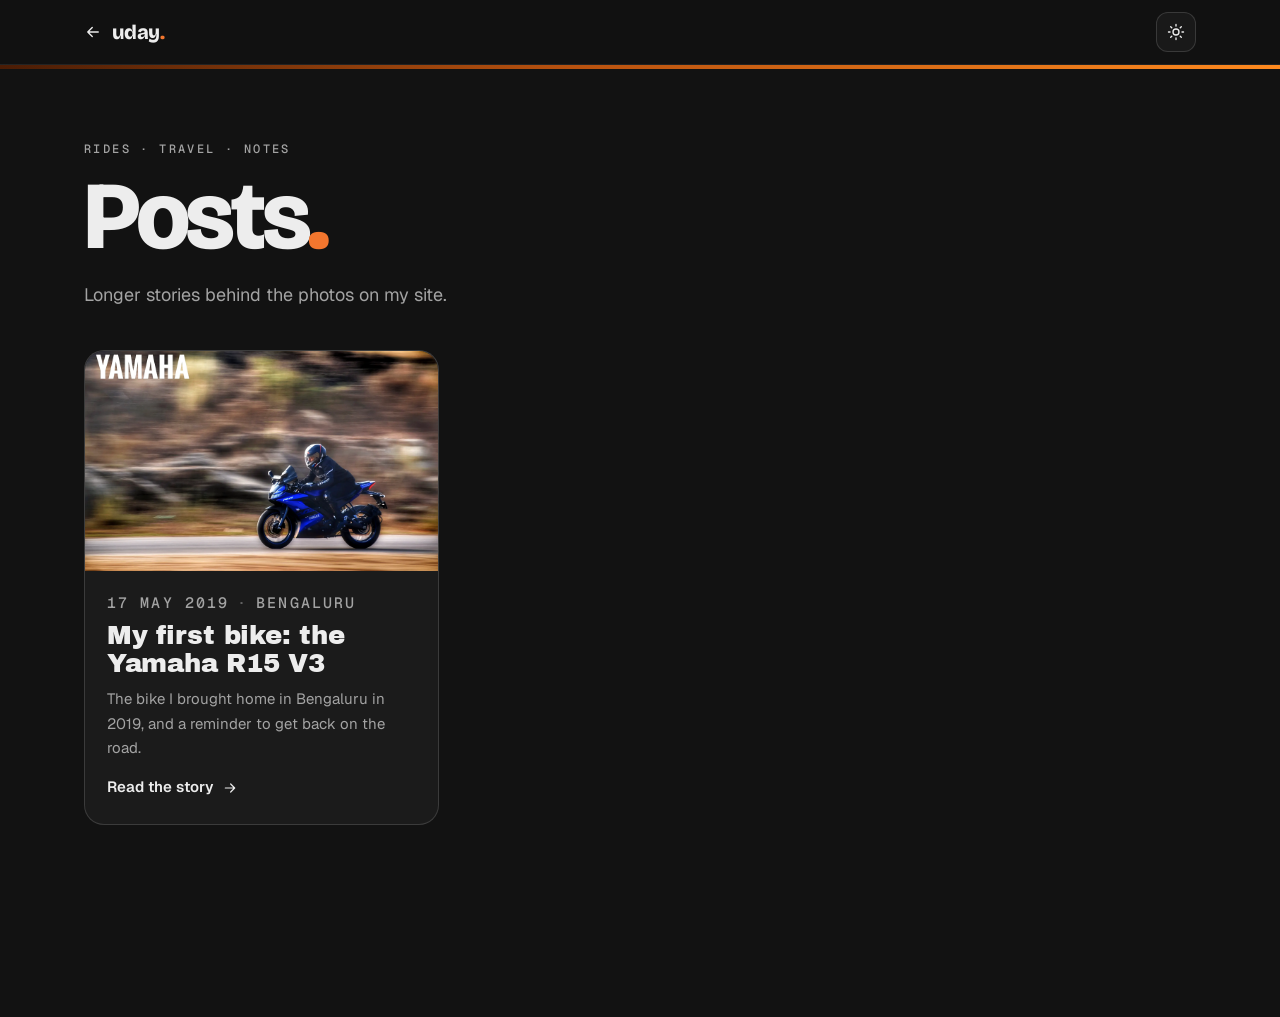
<file: posts/index.html>
<!doctype html>
<html lang="en" data-theme="dark">
<head>
  <meta charset="utf-8">
  <meta name="viewport" content="width=device-width, initial-scale=1">
  <title>Posts — Uday Allu</title>
  <meta name="description" content="Posts by Uday Allu: rides, travel and notes from life beyond the desk.">
  <meta name="author" content="Uday Allu">
  <link rel="canonical" href="https://udayallu.com/posts/">
  <meta name="theme-color" content="#121212">
  <meta property="og:title" content="Posts — Uday Allu">
  <meta property="og:description" content="Posts by Uday Allu: rides, travel and notes from life beyond the desk.">
  <meta property="og:url" content="https://udayallu.com/posts/">
  <meta property="og:site_name" content="Uday Allu">
  <meta property="og:image" content="https://udayallu.com/stories/r15-v3/riding.webp">
  <meta name="twitter:card" content="summary_large_image">
  <link rel="icon" href="/favicon.ico" sizes="48x48">
  <link rel="icon" href="/favicon-96.png" type="image/png" sizes="96x96">
  <link rel="icon" href="/icon-192.png" type="image/png" sizes="192x192">
  <link rel="apple-touch-icon" href="/apple-touch-icon.png">
  <link rel="manifest" href="/site.webmanifest">
  <script>try { var t = localStorage.getItem('theme'); if (t) document.documentElement.dataset.theme = t; } catch (e) {}</script>
  <link rel="preconnect" href="https://fonts.googleapis.com">
  <link rel="preconnect" href="https://fonts.gstatic.com" crossorigin>
  <link href="https://fonts.googleapis.com/css2?family=Bricolage+Grotesque:opsz,wght@12..96,500;12..96,700;12..96,800&family=Geist:wght@300;400;500;600&family=Geist+Mono:wght@400;500&family=Archivo+Black&family=Yellowtail&display=swap" rel="stylesheet">
  <link rel="stylesheet" href="../styles.css?v=20261116a">
  <link rel="stylesheet" href="posts.css?v=20261116a">
</head>
<body>
  <header class="p-top">
    <div class="container">
      <a class="p-home" href="../"><svg viewBox="0 0 24 24"><path d="M19 12H5M11 18l-6-6 6-6"/></svg><b>uday<span class="accent">.</span></b></a>
      <button class="p-theme" id="pTheme" type="button" aria-label="Toggle theme">
        <svg class="sun" viewBox="0 0 24 24"><circle cx="12" cy="12" r="4"/><path d="M12 2v2M12 20v2M4.93 4.93l1.41 1.41M17.66 17.66l1.41 1.41M2 12h2M20 12h2M6.34 17.66l-1.41 1.41M19.07 4.93l-1.41 1.41"/></svg>
        <svg class="moon" viewBox="0 0 24 24"><path d="M12 3a6 6 0 0 0 9 9 9 9 0 1 1-9-9Z"/></svg>
      </button>
    </div>
  </header>
  <div class="p-band" aria-hidden="true"></div>

  <main>
    <section class="container p-head">
      <p class="kicker">Rides · Travel · Notes</p>
      <h1>Posts<span class="accent">.</span></h1>
      <p class="lead">Longer stories behind the photos on my site.</p>
    </section>

    <!-- EDIT: to add a post, copy _template.html, then copy one <a class="p-card"> block below to the top of the list -->
    <section class="container p-list" aria-label="All posts">
      <a class="p-card" href="my-first-bike-r15-v3.html">
        <img src="../stories/r15-v3/riding.webp" alt="Uday Allu riding his blue Yamaha R15 V3" width="2000" height="1333" loading="lazy">
        <div class="p-card-body">
          <p class="p-meta">17 May 2019<span>·</span>Bengaluru</p>
          <h2>My first bike: the Yamaha R15 V3</h2>
          <p>The bike I brought home in Bengaluru in 2019, and a reminder to get back on the road.</p>
          <span class="p-more">Read the story <svg viewBox="0 0 24 24"><path d="M5 12h14M13 6l6 6-6 6"/></svg></span>
        </div>
      </a>
    </section>
  </main>
  <script src="posts.js?v=20261116a"></script>
</body>
</html>
</file>
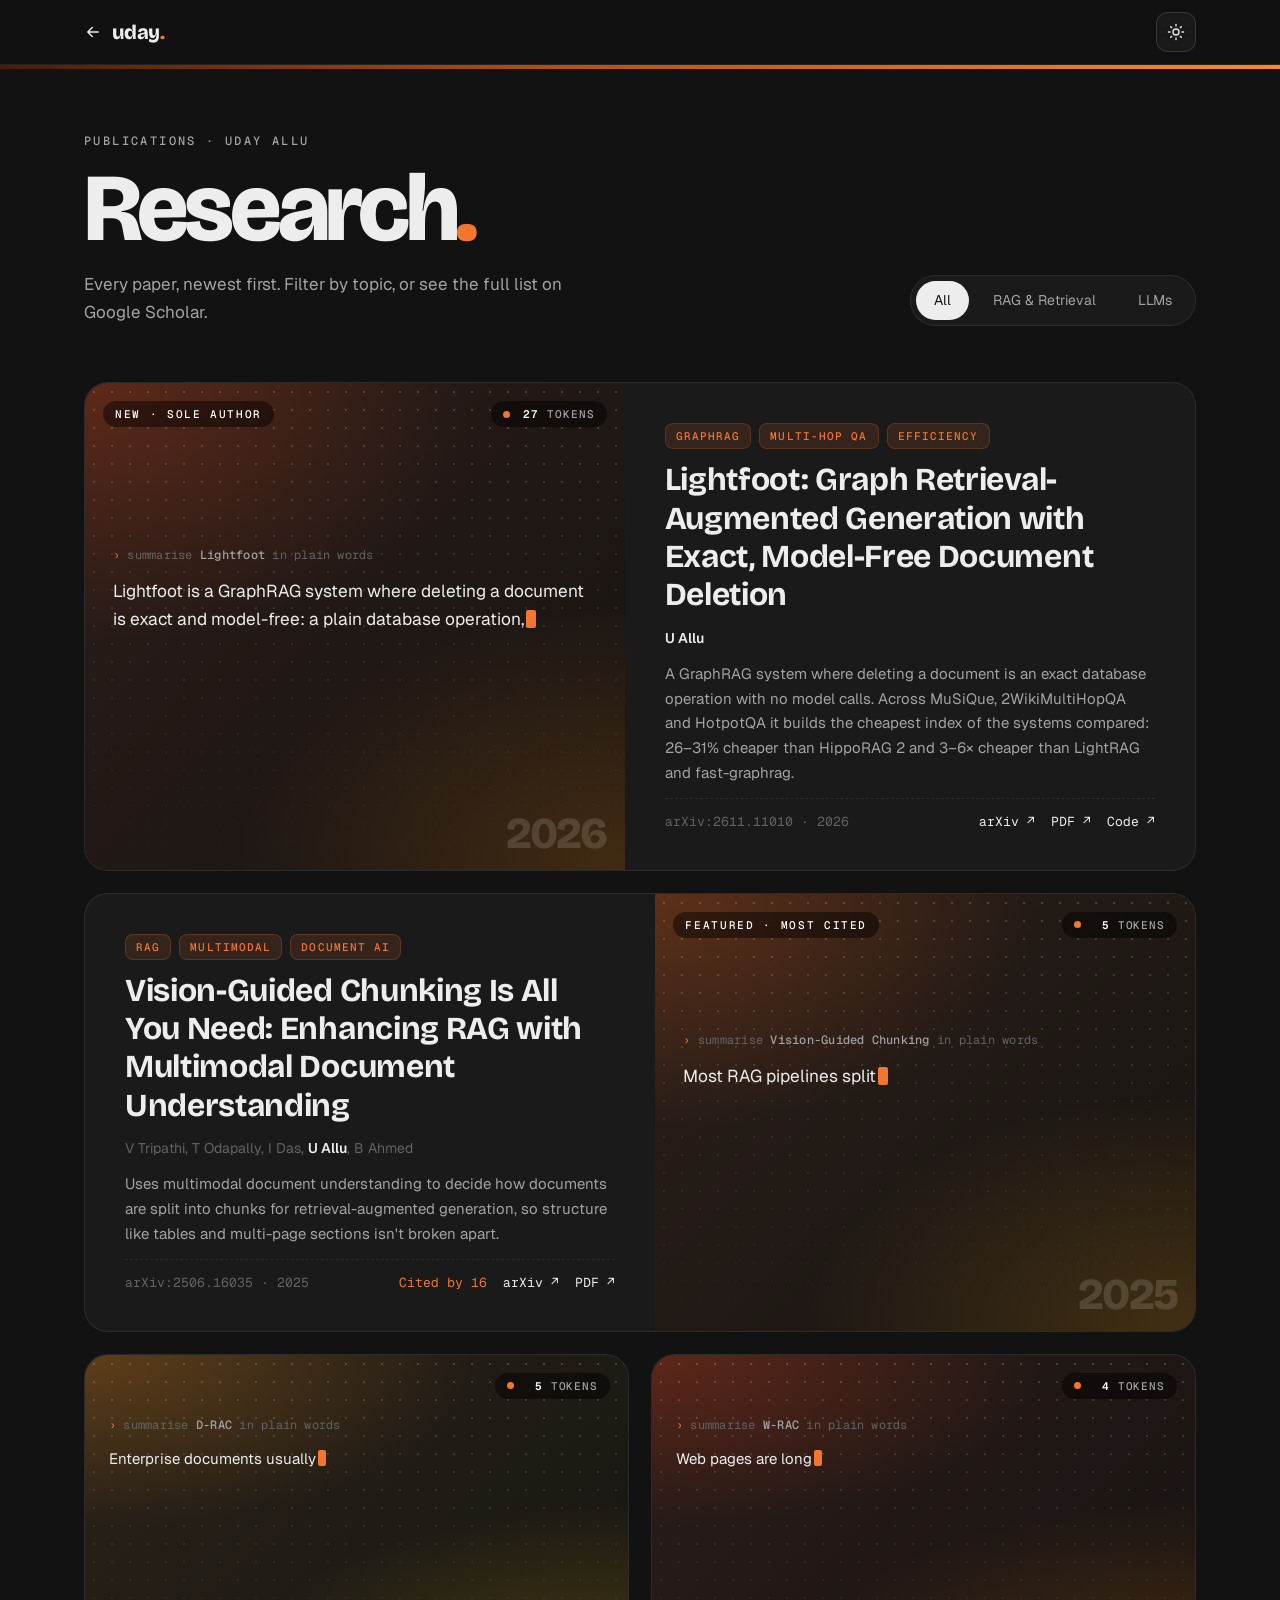
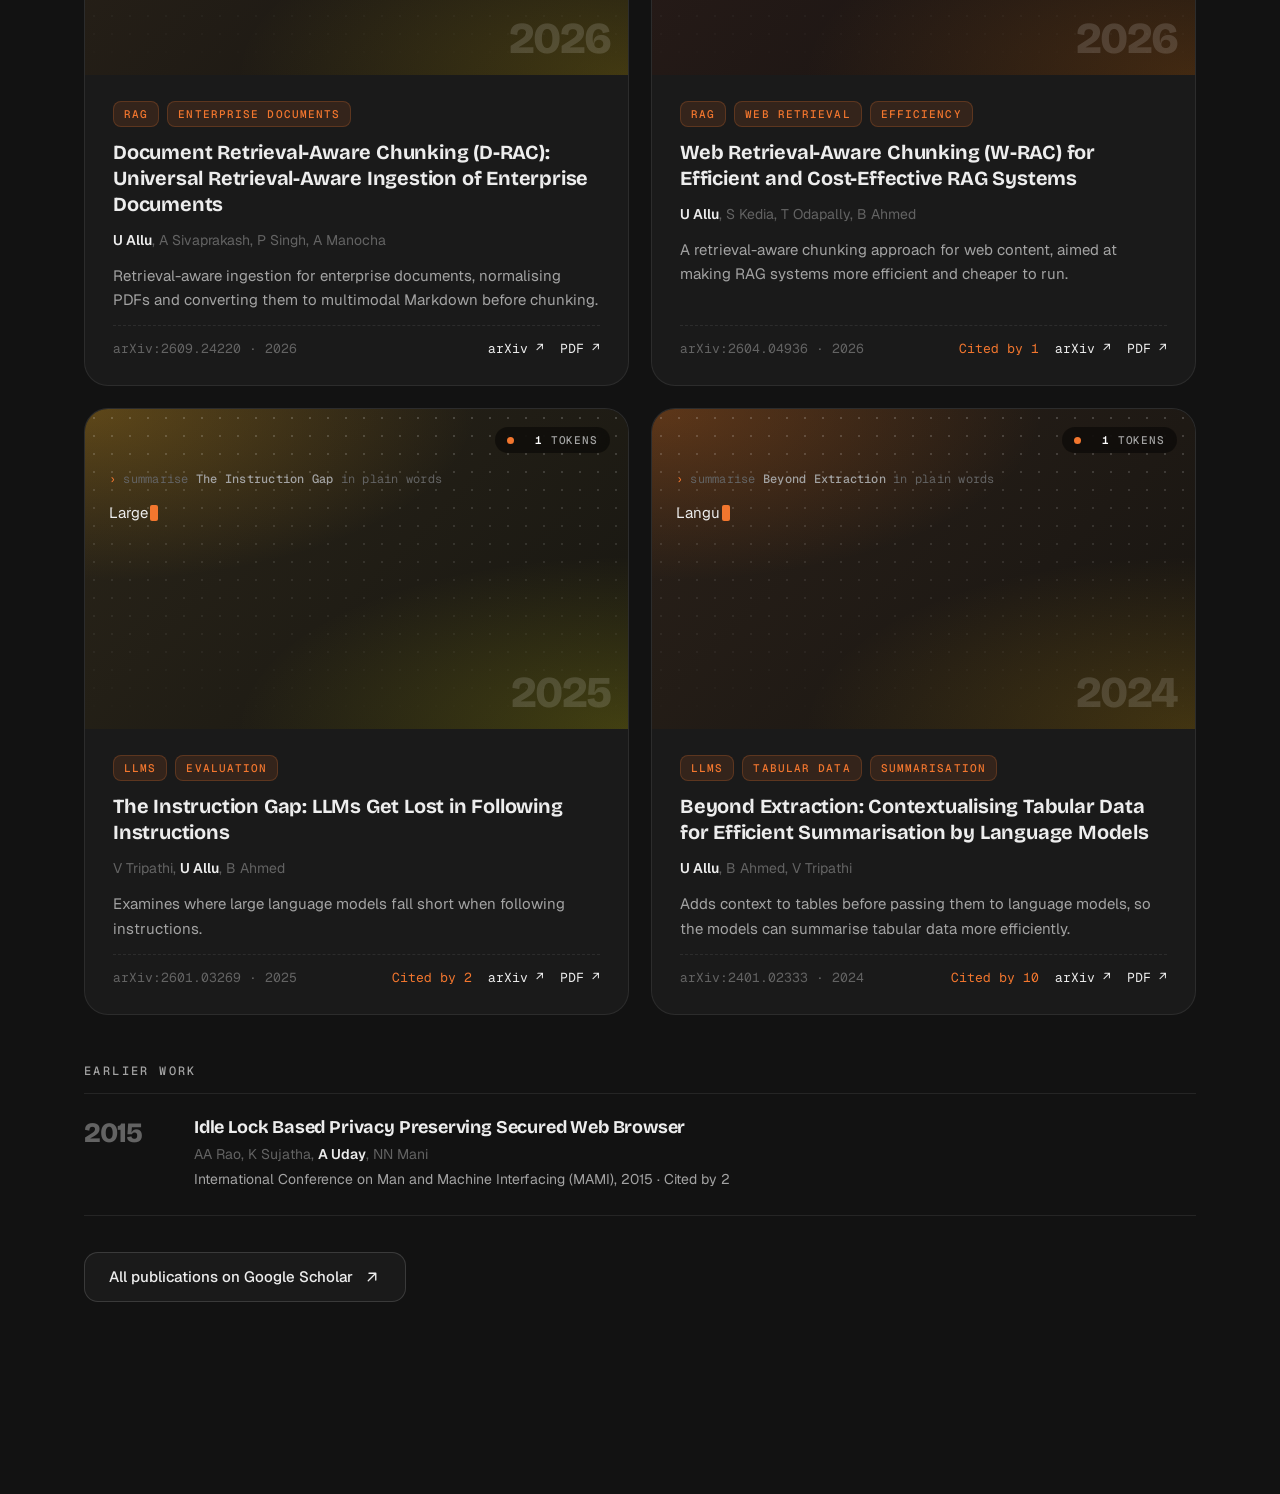
<file: research/index.html>
<!doctype html>
<html lang="en" data-theme="dark">
<head>
  <meta charset="utf-8">
  <meta name="viewport" content="width=device-width, initial-scale=1">
  <title>Research — Uday Allu</title>
  <meta name="description" content="Research by Uday Allu: papers on retrieval-augmented generation (RAG), GraphRAG, document chunking, multimodal document AI and LLM evaluation.">
  <meta name="author" content="Uday Allu">
  <link rel="canonical" href="https://udayallu.com/research/">
  <meta name="theme-color" content="#121212">
  <meta property="og:title" content="Research — Uday Allu">
  <meta property="og:description" content="Research by Uday Allu: papers on retrieval-augmented generation (RAG), GraphRAG, document chunking, multimodal document AI and LLM evaluation.">
  <meta property="og:url" content="https://udayallu.com/research/">
  <meta property="og:site_name" content="Uday Allu">
  <meta property="og:image" content="https://udayallu.com/uday-allu-square.jpg">
  <meta name="twitter:card" content="summary_large_image">
  <link rel="icon" href="/favicon.ico" sizes="48x48">
  <link rel="icon" href="/favicon-96.png" type="image/png" sizes="96x96">
  <link rel="icon" href="/icon-192.png" type="image/png" sizes="192x192">
  <link rel="apple-touch-icon" href="/apple-touch-icon.png">
  <link rel="manifest" href="/site.webmanifest">
  <script>try { var t = localStorage.getItem('theme'); if (t) document.documentElement.dataset.theme = t; } catch (e) {}</script>
  <link rel="preconnect" href="https://fonts.googleapis.com">
  <link rel="preconnect" href="https://fonts.gstatic.com" crossorigin>
  <link href="https://fonts.googleapis.com/css2?family=Bricolage+Grotesque:opsz,wght@12..96,500;12..96,700;12..96,800&family=Geist:wght@300;400;500;600&family=Geist+Mono:wght@400;500&family=Archivo+Black&family=Yellowtail&display=swap" rel="stylesheet">
  <link rel="stylesheet" href="../styles.css?v=20261117c">
  <link rel="stylesheet" href="../posts/posts.css?v=20261116a">
</head>
<body>
  <header class="p-top">
    <div class="container">
      <a class="p-home" href="../"><svg viewBox="0 0 24 24"><path d="M19 12H5M11 18l-6-6 6-6"/></svg><b>uday<span class="accent">.</span></b></a>
      <button class="p-theme" id="pTheme" type="button" aria-label="Toggle theme">
        <svg class="sun" viewBox="0 0 24 24"><circle cx="12" cy="12" r="4"/><path d="M12 2v2M12 20v2M4.93 4.93l1.41 1.41M17.66 17.66l1.41 1.41M2 12h2M20 12h2M6.34 17.66l-1.41 1.41M19.07 4.93l-1.41 1.41"/></svg>
        <svg class="moon" viewBox="0 0 24 24"><path d="M12 3a6 6 0 0 0 9 9 9 9 0 1 1-9-9Z"/></svg>
      </button>
    </div>
  </header>
  <div class="p-band" aria-hidden="true"></div>

    <main>
    <section id="research" class="container research-page">
      <div class="section-head row reveal">
        <div>
          <p class="kicker">Publications · Uday Allu</p>
          <h1 class="research-h1">Research<span class="accent">.</span></h1>
          <p class="travel-sub">Every paper, newest first. Filter by topic, or see the full list on Google Scholar.</p>
        </div>
        <div class="filters" role="tablist">
          <button class="filter active" data-filter="all">All</button>
          <button class="filter" data-filter="rag">RAG &amp; Retrieval</button>
          <button class="filter" data-filter="llm">LLMs</button>
        </div>
      </div>

      <div class="work-grid">
        <!-- EDIT: one <article> per paper. data-type matches a filter button. --h sets the cover colour. -->
        <article class="work featured reveal spot" data-type="rag" style="--h:14">
          <div class="cover">
            <!-- Streams a short summary like an LLM when the card scrolls into view -->
            <div class="gen" data-gen="Lightfoot is a GraphRAG system where deleting a document is exact and model-free: a plain database operation, with no LLM calls. Across MuSiQue, 2WikiMultiHopQA and HotpotQA it builds the cheapest index of the systems compared, 26–31% cheaper than HippoRAG 2 and 3–6× cheaper than LightRAG and fast-graphrag.">
              <div class="gen-prompt"><span class="gen-caret">›</span> summarise <b>Lightfoot</b> in plain words</div>
              <p class="gen-out" aria-live="off"><span class="gen-text"></span><span class="gen-cursor"></span></p>
            </div>
            <span class="gen-tok" aria-hidden="true"><span class="gen-dot"></span><b>0</b> tokens</span>
            <span class="badge">New · Sole author</span>
            <span class="cover-year">2026</span>
          </div>
          <div class="work-body">
            <div class="tags"><span>GraphRAG</span><span>Multi-hop QA</span><span>Efficiency</span></div>
            <h3>Lightfoot: Graph Retrieval-Augmented Generation with Exact, Model-Free Document Deletion</h3>
            <p class="authors"><b>U Allu</b></p>
            <p>A GraphRAG system where deleting a document is an exact database operation with no model calls. Across MuSiQue, 2WikiMultiHopQA and HotpotQA it builds the cheapest index of the systems compared: 26–31% cheaper than HippoRAG 2 and 3–6× cheaper than LightRAG and fast-graphrag.</p>
            <div class="work-meta">
              <span>arXiv:2611.11010 · 2026</span>
              <span class="work-links"><a href="https://arxiv.org/abs/2611.11010" target="_blank" rel="noopener">arXiv ↗</a><a href="https://arxiv.org/pdf/2611.11010" target="_blank" rel="noopener">PDF ↗</a><a href="https://github.com/udayallu-ml/Lightfoot-GraphRAG" target="_blank" rel="noopener">Code ↗</a></span>
            </div>
          </div>
        </article>

        <article class="work featured flip reveal spot" data-type="rag" style="--h:20">
          <div class="cover">
            <!-- Streams a short summary like an LLM when the card scrolls into view -->
            <div class="gen" data-gen="Most RAG pipelines split documents by length, which breaks tables and sections that run across pages. This paper uses multimodal document understanding to decide where chunks begin and end, so the document&#x27;s structure stays intact and retrieval works with complete context.">
              <div class="gen-prompt"><span class="gen-caret">›</span> summarise <b>Vision-Guided Chunking</b> in plain words</div>
              <p class="gen-out" aria-live="off"><span class="gen-text"></span><span class="gen-cursor"></span></p>
            </div>
            <span class="gen-tok" aria-hidden="true"><span class="gen-dot"></span><b>0</b> tokens</span>
            <span class="badge">Featured · Most cited</span>
            <span class="cover-year">2025</span>
          </div>
          <div class="work-body">
            <div class="tags"><span>RAG</span><span>Multimodal</span><span>Document AI</span></div>
            <h3>Vision-Guided Chunking Is All You Need: Enhancing RAG with Multimodal Document Understanding</h3>
            <p class="authors">V Tripathi, T Odapally, I Das, <b>U Allu</b>, B Ahmed</p>
            <p>Uses multimodal document understanding to decide how documents are split into chunks for retrieval-augmented generation, so structure like tables and multi-page sections isn't broken apart.</p>
            <div class="work-meta">
              <span>arXiv:2506.16035 · 2025</span>
              <span class="work-links"><span class="cites">Cited by 16</span><a href="https://arxiv.org/abs/2506.16035" target="_blank" rel="noopener">arXiv ↗</a><a href="https://arxiv.org/pdf/2506.16035" target="_blank" rel="noopener">PDF ↗</a></span>
            </div>
          </div>
        </article>
        <article class="work reveal spot" data-type="rag" style="--h:32">
          <div class="cover">
            <!-- Streams a short summary like an LLM when the card scrolls into view -->
            <div class="gen" data-gen="Enterprise documents usually arrive as PDFs in many different layouts. D-RAC normalises them and converts each one to multimodal Markdown before chunking, so retrieval starts from clean, structured content instead of raw pages.">
              <div class="gen-prompt"><span class="gen-caret">›</span> summarise <b>D-RAC</b> in plain words</div>
              <p class="gen-out" aria-live="off"><span class="gen-text"></span><span class="gen-cursor"></span></p>
            </div>
            <span class="gen-tok" aria-hidden="true"><span class="gen-dot"></span><b>0</b> tokens</span>
            <span class="cover-year">2026</span>
          </div>
          <div class="work-body">
            <div class="tags"><span>RAG</span><span>Enterprise documents</span></div>
            <h3>Document Retrieval-Aware Chunking (D-RAC): Universal Retrieval-Aware Ingestion of Enterprise Documents</h3>
            <p class="authors"><b>U Allu</b>, A Sivaprakash, P Singh, A Manocha</p>
            <p>Retrieval-aware ingestion for enterprise documents, normalising PDFs and converting them to multimodal Markdown before chunking.</p>
            <div class="work-meta">
              <span>arXiv:2609.24220 · 2026</span>
              <span class="work-links"><a href="https://arxiv.org/abs/2609.24220" target="_blank" rel="noopener">arXiv ↗</a><a href="https://arxiv.org/pdf/2609.24220" target="_blank" rel="noopener">PDF ↗</a></span>
            </div>
          </div>
        </article>
        <article class="work reveal spot" data-type="rag" style="--h:12">
          <div class="cover">
            <!-- Streams a short summary like an LLM when the card scrolls into view -->
            <div class="gen" data-gen="Web pages are long and full of content that doesn&#x27;t help answer a question. W-RAC splits web content into chunks with retrieval in mind, to make RAG systems more efficient and cheaper to run.">
              <div class="gen-prompt"><span class="gen-caret">›</span> summarise <b>W-RAC</b> in plain words</div>
              <p class="gen-out" aria-live="off"><span class="gen-text"></span><span class="gen-cursor"></span></p>
            </div>
            <span class="gen-tok" aria-hidden="true"><span class="gen-dot"></span><b>0</b> tokens</span>
            <span class="cover-year">2026</span>
          </div>
          <div class="work-body">
            <div class="tags"><span>RAG</span><span>Web retrieval</span><span>Efficiency</span></div>
            <h3>Web Retrieval-Aware Chunking (W-RAC) for Efficient and Cost-Effective RAG Systems</h3>
            <p class="authors"><b>U Allu</b>, S Kedia, T Odapally, B Ahmed</p>
            <p>A retrieval-aware chunking approach for web content, aimed at making RAG systems more efficient and cheaper to run.</p>
            <div class="work-meta">
              <span>arXiv:2604.04936 · 2026</span>
              <span class="work-links"><span class="cites">Cited by 1</span><a href="https://arxiv.org/abs/2604.04936" target="_blank" rel="noopener">arXiv ↗</a><a href="https://arxiv.org/pdf/2604.04936" target="_blank" rel="noopener">PDF ↗</a></span>
            </div>
          </div>
        </article>
        <article class="work reveal spot" data-type="llm" style="--h:40">
          <div class="cover">
            <!-- Streams a short summary like an LLM when the card scrolls into view -->
            <div class="gen" data-gen="Large language models don&#x27;t always do exactly what they are told. This paper examines where and how LLMs fall short when they are asked to follow instructions.">
              <div class="gen-prompt"><span class="gen-caret">›</span> summarise <b>The Instruction Gap</b> in plain words</div>
              <p class="gen-out" aria-live="off"><span class="gen-text"></span><span class="gen-cursor"></span></p>
            </div>
            <span class="gen-tok" aria-hidden="true"><span class="gen-dot"></span><b>0</b> tokens</span>
            <span class="cover-year">2025</span>
          </div>
          <div class="work-body">
            <div class="tags"><span>LLMs</span><span>Evaluation</span></div>
            <h3>The Instruction Gap: LLMs Get Lost in Following Instructions</h3>
            <p class="authors">V Tripathi, <b>U Allu</b>, B Ahmed</p>
            <p>Examines where large language models fall short when following instructions.</p>
            <div class="work-meta">
              <span>arXiv:2601.03269 · 2025</span>
              <span class="work-links"><span class="cites">Cited by 2</span><a href="https://arxiv.org/abs/2601.03269" target="_blank" rel="noopener">arXiv ↗</a><a href="https://arxiv.org/pdf/2601.03269" target="_blank" rel="noopener">PDF ↗</a></span>
            </div>
          </div>
        </article>
        <article class="work reveal spot" data-type="llm" style="--h:26">
          <div class="cover">
            <!-- Streams a short summary like an LLM when the card scrolls into view -->
            <div class="gen" data-gen="Language models find raw tables hard to summarise. This paper adds context to tabular data before it reaches the model, so the model can summarise it more efficiently.">
              <div class="gen-prompt"><span class="gen-caret">›</span> summarise <b>Beyond Extraction</b> in plain words</div>
              <p class="gen-out" aria-live="off"><span class="gen-text"></span><span class="gen-cursor"></span></p>
            </div>
            <span class="gen-tok" aria-hidden="true"><span class="gen-dot"></span><b>0</b> tokens</span>
            <span class="cover-year">2024</span>
          </div>
          <div class="work-body">
            <div class="tags"><span>LLMs</span><span>Tabular data</span><span>Summarisation</span></div>
            <h3>Beyond Extraction: Contextualising Tabular Data for Efficient Summarisation by Language Models</h3>
            <p class="authors"><b>U Allu</b>, B Ahmed, V Tripathi</p>
            <p>Adds context to tables before passing them to language models, so the models can summarise tabular data more efficiently.</p>
            <div class="work-meta">
              <span>arXiv:2401.02333 · 2024</span>
              <span class="work-links"><span class="cites">Cited by 10</span><a href="https://arxiv.org/abs/2401.02333" target="_blank" rel="noopener">arXiv ↗</a><a href="https://arxiv.org/pdf/2401.02333" target="_blank" rel="noopener">PDF ↗</a></span>
            </div>
          </div>
        </article>
      </div>

      <div class="earlier reveal">
        <p class="kicker">Earlier work</p>
        <div class="earlier-item">
          <span class="earlier-year">2015</span>
          <div>
            <h3>Idle Lock Based Privacy Preserving Secured Web Browser</h3>
            <p class="authors">AA Rao, K Sujatha, <b>A Uday</b>, NN Mani</p>
            <p class="muted-sm">International Conference on Man and Machine Interfacing (MAMI), 2015 · Cited by 2</p>
          </div>
        </div>
      </div>

      <a href="https://scholar.google.com/citations?hl=en&amp;user=S0o8kFMAAAAJ" target="_blank" rel="noopener" class="btn btn-ghost scholar-btn reveal">
        All publications on Google Scholar
        <svg viewBox="0 0 24 24"><path d="M7 17 17 7M8 7h9v9"/></svg>
      </a>
    </section>
  </main>
  <script src="../posts/posts.js?v=20261116a"></script>
  <script src="research.js?v=20261116b"></script>
</body>
</html>
</file>
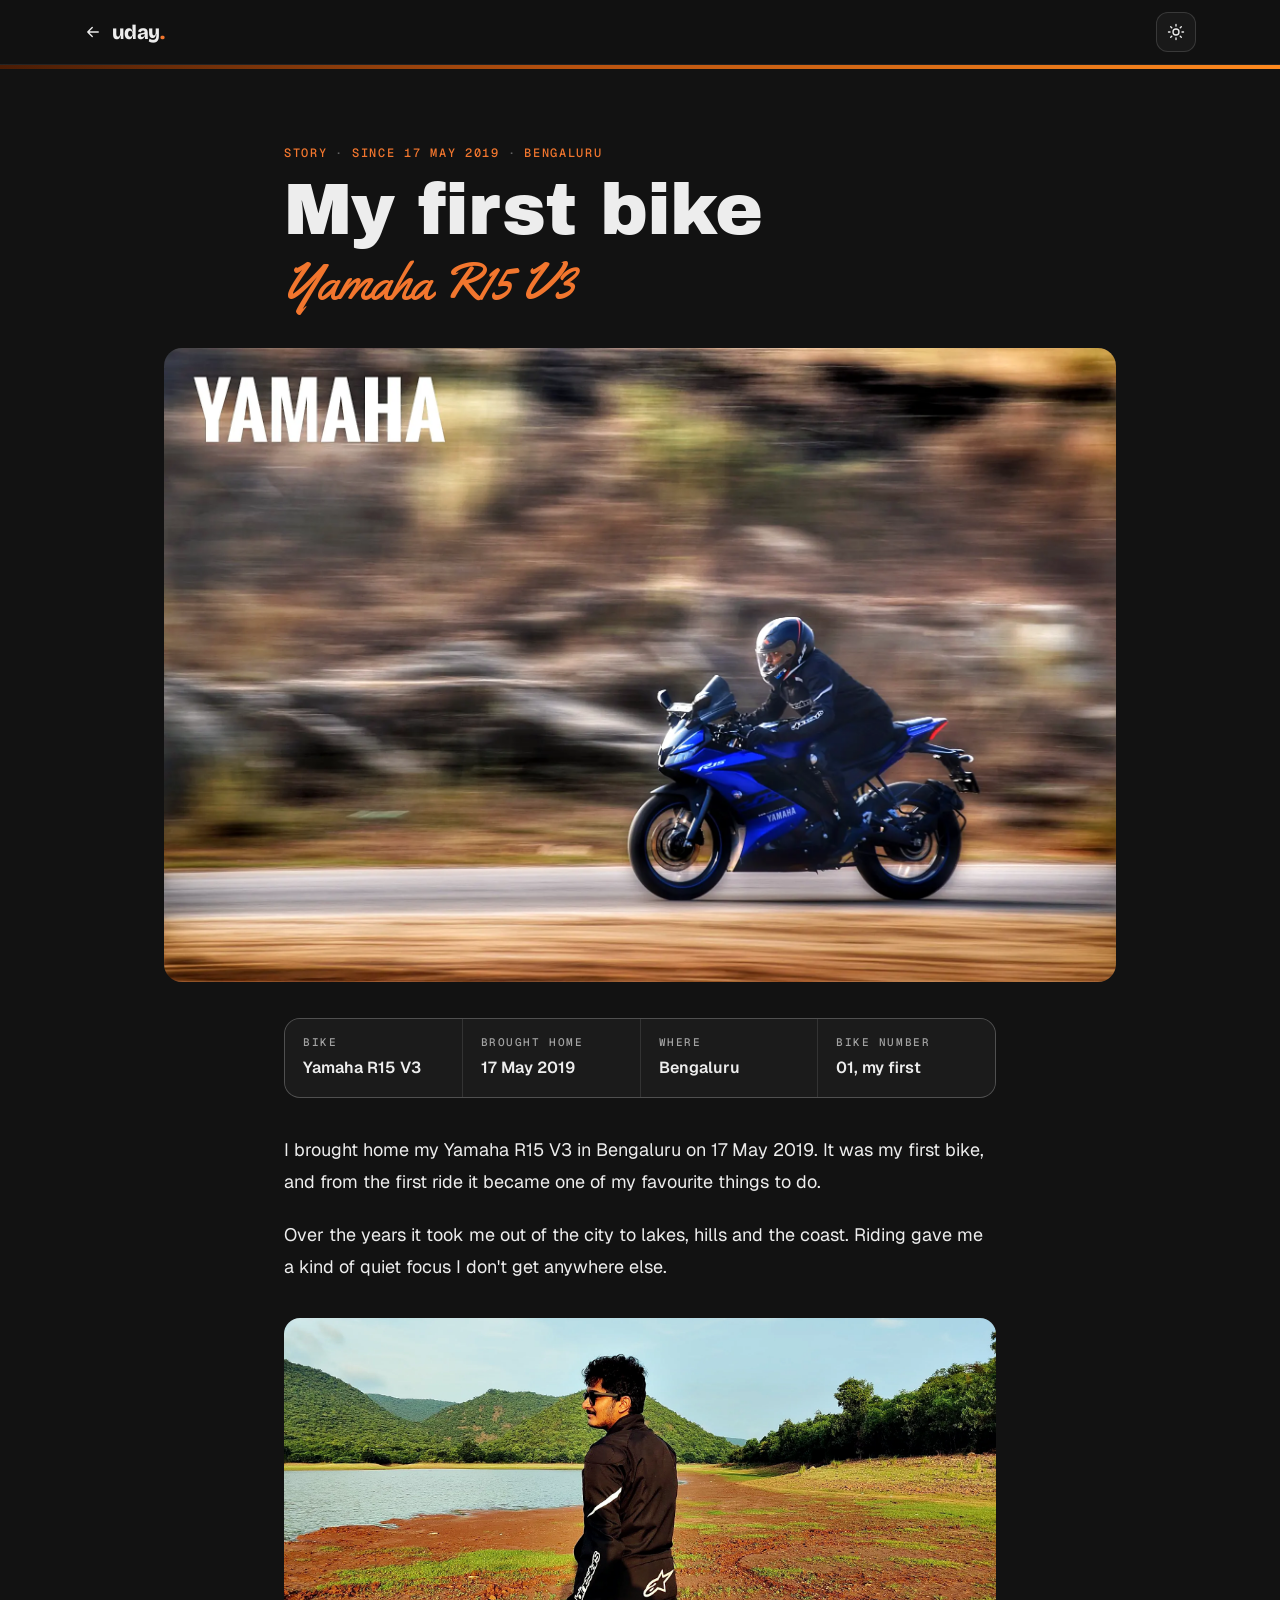
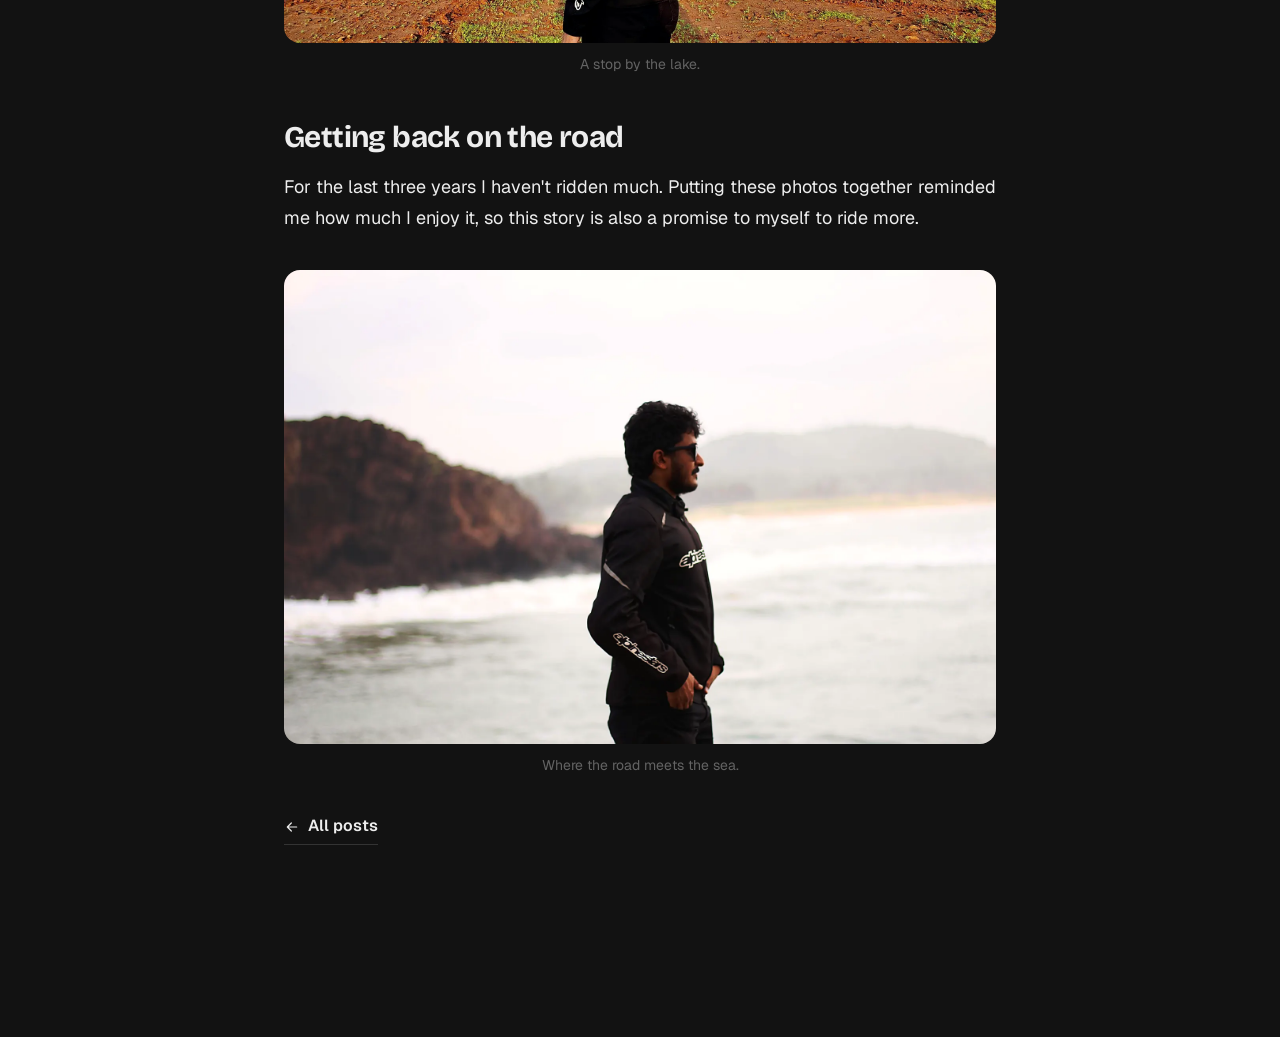
<file: posts/my-first-bike-r15-v3.html>
<!doctype html>
<html lang="en" data-theme="dark">
<head>
  <meta charset="utf-8">
  <meta name="viewport" content="width=device-width, initial-scale=1">
  <title>My first bike: the Yamaha R15 V3 — Uday Allu</title>
  <meta name="description" content="Uday Allu on his first bike, a Yamaha R15 V3 bought in Bengaluru on 17 May 2019.">
  <meta name="author" content="Uday Allu">
  <link rel="canonical" href="https://udayallu.com/posts/my-first-bike-r15-v3.html">
  <meta name="theme-color" content="#121212">
  <meta property="og:title" content="My first bike: the Yamaha R15 V3 — Uday Allu">
  <meta property="og:description" content="Uday Allu on his first bike, a Yamaha R15 V3 bought in Bengaluru on 17 May 2019.">
  <meta property="og:url" content="https://udayallu.com/posts/my-first-bike-r15-v3.html">
  <meta property="og:site_name" content="Uday Allu">
  <meta property="og:image" content="https://udayallu.com/stories/r15-v3/riding.webp">
  <meta name="twitter:card" content="summary_large_image">
  <link rel="icon" href="/favicon.ico" sizes="48x48">
  <link rel="icon" href="/favicon-96.png" type="image/png" sizes="96x96">
  <link rel="icon" href="/icon-192.png" type="image/png" sizes="192x192">
  <link rel="apple-touch-icon" href="/apple-touch-icon.png">
  <link rel="manifest" href="/site.webmanifest">
  <script>try { var t = localStorage.getItem('theme'); if (t) document.documentElement.dataset.theme = t; } catch (e) {}</script>
  <link rel="preconnect" href="https://fonts.googleapis.com">
  <link rel="preconnect" href="https://fonts.gstatic.com" crossorigin>
  <link href="https://fonts.googleapis.com/css2?family=Bricolage+Grotesque:opsz,wght@12..96,500;12..96,700;12..96,800&family=Geist:wght@300;400;500;600&family=Geist+Mono:wght@400;500&family=Archivo+Black&family=Yellowtail&display=swap" rel="stylesheet">
  <link rel="stylesheet" href="../styles.css?v=20261116a">
  <link rel="stylesheet" href="posts.css?v=20261116a">
  <script type="application/ld+json">
{"@context":"https://schema.org","@type":"BlogPosting","headline":"My first bike: the Yamaha R15 V3",
 "image":["https://udayallu.com/stories/r15-v3/riding.webp","https://udayallu.com/stories/r15-v3/lake.webp","https://udayallu.com/stories/r15-v3/coast.webp"],
 "author":{"@type":"Person","@id":"https://udayallu.com/#person","name":"Uday Allu","url":"https://udayallu.com/"},
 "datePublished":"2026-11-16","mainEntityOfPage":"https://udayallu.com/posts/my-first-bike-r15-v3.html"}
  </script>
</head>
<body>
  <header class="p-top">
    <div class="container">
      <a class="p-home" href="../"><svg viewBox="0 0 24 24"><path d="M19 12H5M11 18l-6-6 6-6"/></svg><b>uday<span class="accent">.</span></b></a>
      <button class="p-theme" id="pTheme" type="button" aria-label="Toggle theme">
        <svg class="sun" viewBox="0 0 24 24"><circle cx="12" cy="12" r="4"/><path d="M12 2v2M12 20v2M4.93 4.93l1.41 1.41M17.66 17.66l1.41 1.41M2 12h2M20 12h2M6.34 17.66l-1.41 1.41M19.07 4.93l-1.41 1.41"/></svg>
        <svg class="moon" viewBox="0 0 24 24"><path d="M12 3a6 6 0 0 0 9 9 9 9 0 1 1-9-9Z"/></svg>
      </button>
    </div>
  </header>
  <div class="p-band" aria-hidden="true"></div>

  <main>
    <article class="post">
      <p class="p-meta">Story<span>·</span>Since 17 May 2019<span>·</span>Bengaluru</p>
      <h1>My first bike<span>Yamaha R15 V3</span></h1>

      <figure class="p-cover">
        <img src="../stories/r15-v3/riding.webp" alt="Uday Allu riding his blue Yamaha R15 V3, panning shot with a motion-blurred background" width="2000" height="1333">
      </figure>

      <dl class="p-facts">
        <div><dt>Bike</dt><dd>Yamaha R15 V3</dd></div>
        <div><dt>Brought home</dt><dd>17 May 2019</dd></div>
        <div><dt>Where</dt><dd>Bengaluru</dd></div>
        <div><dt>Bike number</dt><dd>01, my first</dd></div>
      </dl>

      <!-- EDIT: this is a starting point. Write the story in your own words: why the R15, the first ride, favourite roads, trips. -->
      <div class="p-body">
        <p>I brought home my Yamaha R15 V3 in Bengaluru on 17 May 2019. It was my first bike, and from the first ride it became one of my favourite things to do.</p>
        <p>Over the years it took me out of the city to lakes, hills and the coast. Riding gave me a kind of quiet focus I don't get anywhere else.</p>

        <figure>
          <img src="../stories/r15-v3/lake.webp" alt="Uday Allu in a riding jacket by a lake surrounded by green hills" width="2000" height="912" loading="lazy">
          <figcaption>A stop by the lake.</figcaption>
        </figure>

        <h2>Getting back on the road</h2>
        <p>For the last three years I haven't ridden much. Putting these photos together reminded me how much I enjoy it, so this story is also a promise to myself to ride more.</p>

        <figure>
          <img src="../stories/r15-v3/coast.webp" alt="Uday Allu in a riding jacket looking out over the sea beside a rocky headland" width="1800" height="1200" loading="lazy">
          <figcaption>Where the road meets the sea.</figcaption>
        </figure>
      </div>

      <a class="p-back" href="./"><svg viewBox="0 0 24 24"><path d="M19 12H5M11 18l-6-6 6-6"/></svg>All posts</a>
    </article>
  </main>
  <script src="posts.js?v=20261116a"></script>
</body>
</html>
</file>
<file: styles.css>
/* ============ Tokens ============ */
:root {
  --bg: #121212;
  --bg-2: #1b1b1b;
  --surface: rgba(255, 255, 255, 0.035);
  --surface-2: rgba(255, 255, 255, 0.06);
  --line: rgba(255, 255, 255, 0.08);
  --line-2: rgba(255, 255, 255, 0.14);
  --text: #ededed;
  --muted: #a3a3a3;
  --faint: #636363;
  --a1: #f2762e;           /* warm orange */
  --a2: #ffb27a;           /* soft peach */
  --accent: var(--a1);
  --grad: linear-gradient(120deg, var(--a1), var(--a2));
  --shadow: 0 30px 80px -30px rgba(0, 0, 0, 0.7);
  --radius: 20px;
  --display: "Bricolage Grotesque", system-ui, sans-serif;
  --sans: "Geist", system-ui, -apple-system, sans-serif;
  --mono: "Geist Mono", ui-monospace, monospace;
  --ease: cubic-bezier(.2, .7, .2, 1);
}
:root[data-theme="light"] {
  --bg: #f8f6f3;
  --bg-2: #f0ece6;
  --surface: rgba(255, 255, 255, 0.7);
  --surface-2: #ffffff;
  --line: rgba(20, 20, 30, 0.08);
  --line-2: rgba(20, 20, 30, 0.16);
  --text: #161616;
  --muted: #5e5e5e;
  --faint: #9c9c9c;
  --a1: #e0601a;
  --a2: #f08a3c;
  --shadow: 0 30px 60px -30px rgba(90, 50, 20, 0.22);
}

/* ============ Base ============ */
*, *::before, *::after { box-sizing: border-box; }
[hidden] { display: none !important; }
html { scroll-behavior: smooth; scroll-padding-top: 80px; -webkit-text-size-adjust: 100%; }
body {
  margin: 0;
  background: var(--bg);
  color: var(--text);
  font: 400 16px/1.65 var(--sans);
  -webkit-font-smoothing: antialiased;
  overflow-x: hidden;
  transition: background .4s, color .4s;
}
::selection { background: var(--a1); color: #fff; }
a { color: inherit; text-decoration: none; }
img { display: block; max-width: 100%; }
svg { width: 20px; height: 20px; fill: none; stroke: currentColor; stroke-width: 1.8; stroke-linecap: round; stroke-linejoin: round; flex: none; }
button { font: inherit; color: inherit; cursor: pointer; background: none; border: 0; }
.container { width: 100%; max-width: 1160px; margin: 0 auto; padding: 0 24px; }
.accent { color: var(--a1); }
.grad { background: var(--grad); -webkit-background-clip: text; background-clip: text; color: transparent; }
kbd {
  font: 500 11px var(--mono); padding: 2px 6px; border-radius: 6px;
  border: 1px solid var(--line-2); background: var(--surface-2); color: var(--text);
  box-shadow: 0 2px 0 var(--line-2);
}

/* ============ Background ============ */
.bg { position: fixed; inset: 0; z-index: -1; pointer-events: none; overflow: hidden; }
.bg-grid {
  position: absolute; inset: 0;
  background-image:
    linear-gradient(var(--line) 1px, transparent 1px),
    linear-gradient(90deg, var(--line) 1px, transparent 1px);
  background-size: 64px 64px;
  mask-image: radial-gradient(ellipse 80% 60% at 50% 0%, #000 30%, transparent 80%);
  -webkit-mask-image: radial-gradient(ellipse 80% 60% at 50% 0%, #000 30%, transparent 80%);
  opacity: .6;
}
.blob { position: absolute; border-radius: 50%; filter: blur(120px); opacity: .16; animation: drift 22s ease-in-out infinite alternate; }
.b1 { width: 520px; height: 520px; background: var(--a1); top: -160px; right: -120px; }
.b2 { width: 440px; height: 440px; background: var(--a1); top: 380px; left: -200px; opacity: .08; animation-delay: -8s; }
:root[data-theme="light"] .blob { opacity: .14; }
@keyframes drift { to { transform: translate(-80px, 120px) scale(1.15); } }
.spotlight {
  position: absolute; inset: 0;
  background: radial-gradient(600px circle at var(--mx, 50%) var(--my, 30%), color-mix(in srgb, var(--a1) 9%, transparent), transparent 60%);
}
.icon-btn {
  width: 40px; height: 40px; border-radius: 12px; display: grid; place-items: center;
  border: 1px solid var(--line); background: var(--surface); color: var(--muted);
  transition: color .2s, border-color .2s, transform .2s;
}
.icon-btn:hover { color: var(--text); border-color: var(--line-2); transform: translateY(-1px); }
.icon-btn svg { width: 18px; height: 18px; }
.icon-btn .moon { display: none; }
:root[data-theme="light"] .icon-btn .sun { display: none; }
:root[data-theme="light"] .icon-btn .moon { display: block; }

/* ============ Buttons ============ */
.btn {
  position: relative; display: inline-flex; align-items: center; justify-content: center; gap: 10px;
  height: 50px; padding: 0 24px; border-radius: 14px; font-weight: 500; font-size: 15px;
  transition: transform .25s var(--ease), box-shadow .25s, background .25s, border-color .25s;
  overflow: hidden; isolation: isolate;
}
.btn svg { width: 18px; height: 18px; transition: transform .3s var(--ease); }
.btn:hover svg { transform: translateX(3px); }
.btn-primary { background: var(--a1); color: #fff; }
.btn-primary::before {
  content: ""; position: absolute; inset: 0; z-index: -1; background: var(--grad);
  opacity: 0; transition: opacity .3s;
}
.btn-primary:hover { transform: translateY(-2px); box-shadow: 0 14px 30px -10px color-mix(in srgb, var(--a1) 70%, transparent); }
.btn-primary:hover::before { opacity: 1; }
.btn-ghost { border: 1px solid var(--line-2); background: var(--surface); }
.btn-ghost:hover { border-color: var(--text); transform: translateY(-2px); }
.btn.full { width: 100%; }

/* ============ Hero ============ */
.hero {
  position: relative; min-height: 100vh; min-height: 100svh;
  display: grid; grid-template-columns: 1.25fr .75fr; align-items: center; gap: 48px;
  padding-top: 110px; padding-bottom: 90px;
}
.eyebrow {
  display: inline-flex; align-items: center; gap: 10px; margin: 0 0 22px;
  font: 500 12px var(--mono); letter-spacing: .22em; text-transform: uppercase; color: var(--a1);
  padding: 7px 14px; border: 1px solid color-mix(in srgb, var(--a1) 30%, transparent); border-radius: 999px;
  background: color-mix(in srgb, var(--a1) 8%, transparent);
}
.pulse { width: 7px; height: 7px; border-radius: 50%; background: var(--a1); box-shadow: 0 0 0 0 var(--a1); animation: pulse 2s infinite; }
@keyframes pulse { 70% { box-shadow: 0 0 0 8px transparent; } 100% { box-shadow: 0 0 0 0 transparent; } }
.hello { font-size: clamp(18px, 2vw, 22px); color: var(--muted); margin: 0 0 4px; }
.name { font: 800 clamp(68px, 12vw, 152px)/.88 var(--display); letter-spacing: -.045em; margin: 0 0 28px; }
.name-line { display: block; }
.name .outline { color: transparent; -webkit-text-stroke: 2px var(--text); }
.name .outline .accent { -webkit-text-stroke: 0; color: var(--a1); }
.lede { font-size: clamp(17px, 1.7vw, 20px); color: var(--muted); max-width: 560px; margin: 0 0 34px; line-height: 1.6; }
.rotator { color: var(--text); font-weight: 500; position: relative; white-space: nowrap; }
.rotator::after { content: "|"; color: var(--a1); margin-left: 2px; animation: blink 1s steps(1) infinite; font-weight: 300; }
@keyframes blink { 50% { opacity: 0; } }
.cta { display: flex; flex-wrap: wrap; align-items: center; gap: 14px; margin-bottom: 36px; }
.kbd-hint { color: var(--faint); font-size: 13px; display: inline-flex; align-items: center; gap: 8px; margin-left: 6px; }
.socials { display: flex; gap: 10px; }
.socials a {
  width: 44px; height: 44px; border-radius: 12px; display: grid; place-items: center;
  color: var(--muted); border: 1px solid var(--line); background: var(--surface);
  transition: color .2s, transform .25s var(--ease), border-color .2s;
}
.socials a:hover { color: var(--text); border-color: var(--a1); transform: translateY(-3px); }

/* Portrait */
.hero-visual { display: flex; justify-content: center; }
.portrait { position: relative; width: min(360px, 100%); aspect-ratio: 1; transform-style: preserve-3d; transition: transform .2s ease-out; }
.portrait-ring {
  position: absolute; inset: -10px; border-radius: 42% 58% 55% 45% / 45% 45% 55% 55%;
  background: conic-gradient(from 0deg, var(--a1), var(--a2), transparent 55%, var(--a1));
  animation: spin 14s linear infinite, morph 10s ease-in-out infinite alternate; opacity: .9; filter: blur(.5px);
}
.portrait-inner {
  position: absolute; inset: 0; border-radius: 42% 58% 55% 45% / 45% 45% 55% 55%;
  background: radial-gradient(circle at 30% 25%, #2b2520, #161616 70%);
  overflow: hidden; display: grid; place-items: center;
  animation: morph 10s ease-in-out infinite alternate;
  border: 6px solid var(--bg);
}
:root[data-theme="light"] .portrait-inner { background: radial-gradient(circle at 30% 25%, #ffffff, #f6e7da 70%); }
.portrait-inner img { position: absolute; inset: 0; width: 100%; height: 100%; object-fit: cover; z-index: 1; transform: scale(1.2); transform-origin: 50% 46%; }
.initials { font: 800 110px var(--display); letter-spacing: -.05em; background: var(--grad); -webkit-background-clip: text; background-clip: text; color: transparent; }
@keyframes spin { to { rotate: 360deg; } }

/* Sunrise glow on hover: Uday means the rising sun */
.portrait-glow { position: absolute; border-radius: 50%; pointer-events: none; opacity: 0; }
.portrait-glow {
  inset: -30%;
  background: radial-gradient(circle, rgba(255, 200, 110, .55), color-mix(in srgb, var(--a1) 22%, transparent) 42%, transparent 68%);
  filter: blur(10px); scale: .8; transition: opacity .7s, scale 1.1s var(--ease);
}
.portrait-ring { transition: filter .6s, opacity .6s; }
.portrait-inner::after {
  content: ""; position: absolute; inset: 0; z-index: 2; pointer-events: none;
  background: radial-gradient(circle at 78% 8%, rgba(255, 190, 100, .6), transparent 58%);
  mix-blend-mode: soft-light; opacity: 0; transition: opacity .8s;
}
.portrait:hover .portrait-glow, .portrait.sunrise .portrait-glow { opacity: 1; scale: 1; }
.portrait:hover .portrait-ring, .portrait.sunrise .portrait-ring { opacity: 1; filter: brightness(1.25) saturate(1.3) drop-shadow(0 0 18px rgba(255, 170, 80, .55)); }
.portrait:hover .portrait-inner::after, .portrait.sunrise .portrait-inner::after { opacity: 1; }
.sun-note {
  position: absolute; left: 50%; bottom: -58px; z-index: 3; translate: -50% 10px;
  display: flex; align-items: center; gap: 8px; white-space: nowrap;
  padding: 8px 15px; border-radius: 999px; font-size: 13px; color: var(--text);
  background: color-mix(in srgb, var(--bg-2) 85%, transparent); border: 1px solid color-mix(in srgb, var(--a1) 45%, transparent);
  backdrop-filter: blur(10px); -webkit-backdrop-filter: blur(10px);
  opacity: 0; transition: opacity .5s .15s, translate .6s .15s var(--ease); pointer-events: none;
}
.sun-note b { color: var(--a2); font-weight: 600; }
.sun-dash { color: var(--faint); }
.sun-word { display: inline-block; transition: opacity .35s, transform .35s var(--ease), filter .35s; }
.sun-word.out { opacity: 0; transform: translateY(-6px); filter: blur(3px); }
.sun-word.pre { opacity: 0; transform: translateY(6px); filter: blur(3px); transition: none; }
.sun-emoji { display: inline-block; }
.portrait:hover .sun-note, .portrait.sunrise .sun-note { opacity: 1; translate: -50% 0; }
.portrait:hover .sun-emoji, .portrait.sunrise .sun-emoji { animation: sunPop .9s var(--ease); }
@keyframes sunPop { from { transform: translateY(8px) scale(.6) rotate(-40deg); opacity: 0; } }
@media (max-width: 760px) {
  .sun-note { left: 0; bottom: auto; top: -52px; translate: 0 -8px; font-size: 12px; padding: 7px 12px; }
  .portrait:hover .sun-note, .portrait.sunrise .sun-note { translate: 0 0; }
}
@keyframes morph { 50% { border-radius: 58% 42% 45% 55% / 55% 50% 50% 45%; } 100% { border-radius: 50% 50% 40% 60% / 40% 60% 40% 60%; } }
.chip {
  position: absolute; display: flex; align-items: center; gap: 8px; z-index: 2;
  padding: 10px 14px; border-radius: 14px; font-size: 13px; white-space: nowrap;
  background: color-mix(in srgb, var(--bg-2) 80%, transparent); border: 1px solid var(--line-2);
  backdrop-filter: blur(12px); -webkit-backdrop-filter: blur(12px); box-shadow: var(--shadow);
  animation: float 6s ease-in-out infinite;
}
.chip b { font: 700 16px var(--display); color: var(--a1); }
.chip-a { left: -40px; bottom: 50px; }
.chip-b { right: -24px; top: 34px; animation-delay: -3s; }
.chip-dot { width: 8px; height: 8px; border-radius: 50%; background: #3ddc84; box-shadow: 0 0 10px #3ddc84; }
@keyframes float { 50% { transform: translateY(-10px); } }

/* Floating shapes */
.shapes { position: absolute; inset: 0; pointer-events: none; }
.shape { position: absolute; display: block; transition: transform .3s ease-out; }
.shape svg {
  display: block; width: 100%; height: 100%; fill: none; stroke: currentColor; stroke-width: 1.4; stroke-linecap: round; stroke-linejoin: round;
  animation: doodle 9s ease-in-out infinite alternate; animation-delay: var(--dl, 0s);
}
@keyframes doodle { 0% { translate: 0 0; rotate: var(--r0, -6deg); } 100% { translate: 0 -12px; rotate: var(--r1, 6deg); } }
.h-music  { width: 30px; height: 30px; top: 16%; left: 30%; color: color-mix(in srgb, var(--a1) 55%, transparent); }
.h-plane  { width: 38px; height: 38px; top: 15%; left: 53%; color: var(--line-2); --r0: 8deg; --r1: -4deg; --dl: -2s; }
.h-bike   { width: 36px; height: 36px; top: 70%; left: 47%; color: var(--line-2); --dl: -4s; }
.h-game   { width: 32px; height: 32px; top: 80%; right: 6%; color: color-mix(in srgb, var(--a2) 55%, transparent); --dl: -6s; }
.h-camera { width: 28px; height: 28px; top: 7%; left: 5%; color: color-mix(in srgb, var(--a1) 45%, transparent); --dl: -1s; }
.h-phones { width: 30px; height: 30px; top: 9%; right: 8%; color: var(--line-2); --dl: -5s; }
.h-peak   { width: 30px; height: 30px; top: 52%; left: 54%; color: var(--line-2); --dl: -3s; }
:root[data-theme="light"] .h-plane, :root[data-theme="light"] .h-bike, :root[data-theme="light"] .h-phones, :root[data-theme="light"] .h-peak { color: rgba(20, 20, 30, .18); }
@media (max-width: 760px) { .h-peak, .h-bike, .h-music { display: none; } .h-plane { top: 6%; left: 70%; } .h-camera { top: 24%; left: auto; right: 10%; } }
@media (prefers-reduced-motion: reduce) { .shape svg { animation: none; } }

.scroll-cue { position: absolute; left: 50%; bottom: 24px; translate: -50% 0; display: flex; flex-direction: column; align-items: center; gap: 8px; color: var(--a1); }
.scroll-cue .line { width: 1px; height: 44px; background: linear-gradient(transparent, var(--line-2)); }
.scroll-cue svg { animation: bob 1.8s ease-in-out infinite; }
@keyframes bob { 50% { transform: translateY(5px); } }

/* ============ Stats ============ */
.stats {
  display: grid; grid-template-columns: repeat(4, 1fr);
  border: 1px solid var(--line); border-radius: var(--radius); background: var(--surface);
  backdrop-filter: blur(8px); -webkit-backdrop-filter: blur(8px);
}
.stat { padding: 30px 28px; position: relative; }
.stat + .stat::before { content: ""; position: absolute; left: 0; top: 24px; bottom: 24px; width: 1px; background: var(--line); }
.stat .num, .stat .plus { font: 800 clamp(36px, 4.4vw, 52px)/1 var(--display); letter-spacing: -.03em; }
.stat .plus { color: var(--a1); }
.stat p { margin: 8px 0 0; color: var(--muted); font-size: 14px; }

/* ============ Sections ============ */
.section { padding-top: 140px; }
.section-head { margin-bottom: 56px; }
.section-head.row { display: flex; justify-content: space-between; align-items: flex-end; gap: 24px; flex-wrap: wrap; }
.kicker { font: 500 12px var(--mono); letter-spacing: .2em; text-transform: uppercase; color: var(--muted); margin: 0 0 14px; }
h2 { font: 800 clamp(42px, 6vw, 76px)/1 var(--display); letter-spacing: -.04em; margin: 0; }
h3 { font: 700 20px/1.3 var(--display); letter-spacing: -.01em; margin: 0; }

/* About */
.about-grid { display: grid; grid-template-columns: 1.2fr 1fr; gap: 64px; align-items: start; }
.about-text p { color: var(--muted); font-size: 17px; margin: 0 0 18px; }
.about-text .big { font: 500 clamp(24px, 2.6vw, 32px)/1.35 var(--display); color: var(--text); letter-spacing: -.02em; margin-bottom: 26px; }
.about-text em { font-style: normal; background: var(--grad); -webkit-background-clip: text; background-clip: text; color: transparent; }
.link-arrow { display: inline-flex; align-items: center; gap: 8px; margin-top: 10px; font-weight: 500; border-bottom: 1px solid var(--line-2); padding-bottom: 4px; transition: border-color .2s, gap .25s; }
.link-arrow:hover { border-color: var(--a1); gap: 12px; }
.link-arrow svg { width: 16px; height: 16px; }
.about-cards { display: grid; gap: 14px; }
.mini-card {
  padding: 24px; border-radius: var(--radius); border: 1px solid var(--line); background: var(--surface);
  display: grid; grid-template-columns: auto 1fr; column-gap: 16px; row-gap: 4px;
  transition: transform .3s var(--ease), border-color .3s;
}
.mini-card:hover { transform: translateX(6px); border-color: var(--line-2); }
.mini-icon { grid-row: span 2; width: 44px; height: 44px; border-radius: 12px; display: grid; place-items: center; font-size: 20px; color: var(--a1); background: color-mix(in srgb, var(--a1) 12%, transparent); }
.mini-card p { margin: 0; color: var(--muted); font-size: 15px; }

/* Spotlight hover on cards */
.spot { position: relative; isolation: isolate; }
.spot::after {
  content: ""; position: absolute; inset: 0; border-radius: inherit; z-index: -1; pointer-events: none;
  background: radial-gradient(420px circle at var(--x, 50%) var(--y, 50%), color-mix(in srgb, var(--a1) 12%, transparent), transparent 45%);
  opacity: 0; transition: opacity .3s;
}
.spot:hover::after { opacity: 1; }

/* Marquee */
.marquee { margin-top: 120px; padding: 26px 0; border-block: 1px solid var(--line); overflow: hidden; mask-image: linear-gradient(90deg, transparent, #000 12%, #000 88%, transparent); -webkit-mask-image: linear-gradient(90deg, transparent, #000 12%, #000 88%, transparent); }
.marquee-track { display: flex; gap: 36px; width: max-content; align-items: center; animation: marquee 38s linear infinite; }
.marquee:hover .marquee-track { animation-play-state: paused; }
.marquee span { font: 700 clamp(26px, 3.4vw, 42px) var(--display); letter-spacing: -.03em; white-space: nowrap; color: var(--muted); transition: color .2s; }
.marquee span:hover { color: var(--text); }
.marquee i { font-style: normal; color: var(--a1); font-size: 20px; }
@keyframes marquee { to { transform: translateX(-50%); } }

/* Research */
.filters { display: flex; gap: 6px; padding: 5px; border: 1px solid var(--line); border-radius: 999px; background: var(--surface); }
.filter { padding: 8px 18px; border-radius: 999px; font-size: 14px; color: var(--muted); transition: background .2s, color .2s; }
.filter:hover { color: var(--text); }
.filter.active { background: var(--text); color: var(--bg); }
.work-grid { display: grid; grid-template-columns: repeat(2, 1fr); gap: 22px; }
.work {
  border: 1px solid var(--line); border-radius: 24px; background: var(--surface); overflow: hidden;
  display: flex; flex-direction: column;
  transition: transform .4s var(--ease), border-color .3s, box-shadow .4s, opacity .4s;
}
.work:hover { transform: translateY(-6px); border-color: var(--line-2); box-shadow: var(--shadow); }
.work.hidden { display: none; }
.work.featured { grid-column: 1 / -1; flex-direction: row; }
.work.featured.flip { flex-direction: row-reverse; }
.work.featured .cover { flex: 1.1; aspect-ratio: auto; min-height: 340px; }
.work.featured .work-body { flex: 1; justify-content: center; padding: 40px; }
.work.featured h3 { font-size: clamp(24px, 2.6vw, 32px); }
.cover {
  position: relative; aspect-ratio: 16 / 9; overflow: hidden;
  background:
    radial-gradient(120% 90% at 0% 0%, hsl(var(--h) 80% 50% / .28), transparent 60%),
    radial-gradient(120% 90% at 100% 100%, hsl(calc(var(--h) + 18) 85% 50% / .2), transparent 60%),
    linear-gradient(135deg, hsl(var(--h) 25% 13%), hsl(calc(var(--h) + 10) 15% 8%));
}
:root[data-theme="light"] .cover {
  background:
    radial-gradient(circle at 20% 20%, hsl(var(--h) 90% 70% / .6), transparent 55%),
    radial-gradient(circle at 85% 80%, hsl(calc(var(--h) + 18) 90% 70% / .4), transparent 55%),
    linear-gradient(135deg, hsl(var(--h) 60% 94%), hsl(calc(var(--h) + 10) 50% 88%));
}
.cover::before {
  content: ""; position: absolute; inset: 0;
  background-image: radial-gradient(rgba(255,255,255,.18) 1px, transparent 1px);
  background-size: 18px 18px; mask-image: linear-gradient(180deg, #000, transparent); -webkit-mask-image: linear-gradient(180deg, #000, transparent);
}
.cover-art { position: absolute; inset: 0; transition: transform .8s var(--ease); }
/* Cover art: three document pages, one chunk highlighted */
.cover-art span {
  position: absolute; left: 50%; top: 54%; width: 22%; aspect-ratio: 3 / 4; border-radius: 10px;
  background:
    linear-gradient(var(--chunk, transparent), var(--chunk, transparent)) 14% var(--cy, 46%) / 72% 22% no-repeat,
    repeating-linear-gradient(180deg, rgba(255,255,255,.22) 0 2px, transparent 2px 11px) 50% 60% / 72% 70% no-repeat,
    linear-gradient(rgba(255,255,255,.35), rgba(255,255,255,.35)) 14% 12% / 46% 4px no-repeat,
    rgba(255,255,255,.07);
  border: 1px solid rgba(255,255,255,.2);
  box-shadow: 0 20px 40px -18px rgba(0,0,0,.6);
  backdrop-filter: blur(6px); -webkit-backdrop-filter: blur(6px);
  transition: transform .7s var(--ease);
}
.cover-art span:nth-child(1) { transform: translate(-128%, -50%) rotate(-9deg); opacity: .7; }
.cover-art span:nth-child(2) { transform: translate(-50%, -54%); z-index: 1; --chunk: color-mix(in srgb, var(--a1) 75%, transparent); --cy: 48%; border-color: color-mix(in srgb, var(--a1) 55%, rgba(255,255,255,.2)); }
.cover-art span:nth-child(3) { transform: translate(28%, -50%) rotate(9deg); opacity: .7; --chunk: color-mix(in srgb, var(--a1) 30%, transparent); --cy: 78%; }
.work:hover .cover-art { transform: none; }
.work:hover .cover-art span:nth-child(1) { transform: translate(-148%, -52%) rotate(-14deg); }
.work:hover .cover-art span:nth-child(2) { transform: translate(-50%, -60%); }
.work:hover .cover-art span:nth-child(3) { transform: translate(48%, -52%) rotate(14deg); }
:root[data-theme="light"] .cover-art span {
  background:
    linear-gradient(var(--chunk, transparent), var(--chunk, transparent)) 14% var(--cy, 46%) / 72% 22% no-repeat,
    repeating-linear-gradient(180deg, rgba(20,20,20,.14) 0 2px, transparent 2px 11px) 50% 60% / 72% 70% no-repeat,
    linear-gradient(rgba(20,20,20,.3), rgba(20,20,20,.3)) 14% 12% / 46% 4px no-repeat,
    rgba(255,255,255,.75);
  border-color: rgba(20,20,20,.1);
  box-shadow: 0 20px 40px -20px rgba(90,50,20,.35);
}
.work.featured .cover-art span { width: 17%; }

/* Featured covers: summary streamed like an LLM response */
.gen {
  position: absolute; left: 28px; right: 28px; top: 70px; bottom: 70px; z-index: 1;
  display: flex; flex-direction: column; justify-content: center; gap: 14px;
}
.gen-prompt { font: 400 12px var(--mono); color: var(--faint); letter-spacing: .02em; }
.gen-prompt b { color: var(--muted); font-weight: 500; }
.gen-caret { color: var(--a1); }
.gen-out { margin: 0; font: 400 clamp(15px, 1.35vw, 18px)/1.65 var(--sans); color: var(--text); min-height: 7.5em; }
.gen-cursor {
  display: inline-block; width: .55em; height: 1.05em; margin-left: 2px; vertical-align: -.16em;
  background: var(--a1); border-radius: 2px; animation: genBlink 1s steps(1) infinite;
}
.gen.done .gen-cursor { display: none; }
@keyframes genBlink { 50% { opacity: 0; } }
.gen-tok {
  position: absolute; top: 18px; right: 18px; z-index: 2; display: inline-flex; align-items: center; gap: 8px;
  font: 500 11px var(--mono); letter-spacing: .08em; color: var(--muted); text-transform: uppercase;
  padding: 6px 12px; border-radius: 999px; background: rgba(0,0,0,.45); backdrop-filter: blur(8px); -webkit-backdrop-filter: blur(8px);
}
.gen-tok b { color: #fff; font-weight: 600; font-variant-numeric: tabular-nums; min-width: 3ch; text-align: right; }
.gen-dot { width: 7px; height: 7px; border-radius: 50%; background: var(--faint); }
.gen-tok.running .gen-dot { background: var(--a1); box-shadow: 0 0 0 0 var(--a1); animation: genPulse 1s infinite; }
.gen-tok.done .gen-dot { background: #3ecf8e; }
@keyframes genPulse { 70% { box-shadow: 0 0 0 7px transparent; } 100% { box-shadow: 0 0 0 0 transparent; } }
:root[data-theme="light"] .gen-tok { background: rgba(255,255,255,.75); color: rgba(20,20,30,.6); }
:root[data-theme="light"] .gen-tok b { color: #111; }
.badge { position: absolute; top: 18px; left: 18px; font: 500 11px var(--mono); letter-spacing: .15em; text-transform: uppercase; padding: 6px 12px; border-radius: 999px; background: rgba(0,0,0,.45); color: #fff; backdrop-filter: blur(8px); -webkit-backdrop-filter: blur(8px); }
.work-body { padding: 26px 28px 28px; display: flex; flex-direction: column; gap: 12px; flex: 1; }
.work-body p { margin: 0; color: var(--muted); font-size: 15px; }
.tags { display: flex; flex-wrap: wrap; gap: 8px; }
.tags span {
  font: 500 11px var(--mono); letter-spacing: .1em; text-transform: uppercase;
  padding: 5px 10px; border-radius: 8px; color: var(--a1);
  background: color-mix(in srgb, var(--a1) 12%, transparent);
  border: 1px solid color-mix(in srgb, var(--a1) 22%, transparent);
}
.tags.small span { color: var(--muted); background: var(--surface-2); border-color: var(--line); }
.work-meta { margin-top: auto; padding-top: 14px; border-top: 1px dashed var(--line); display: flex; justify-content: space-between; gap: 12px; flex-wrap: wrap; font: 400 13px var(--mono); color: var(--faint); }
.work-links { display: flex; gap: 16px; }
.work-links a { color: var(--text); transition: color .2s; }
.work-links a:hover { color: var(--a1); }

.authors { font-size: 14px !important; color: var(--faint) !important; }
.authors b { color: var(--text); font-weight: 600; }
.cover-year { position: absolute; right: 18px; bottom: 14px; font: 800 44px/1 var(--display); letter-spacing: -.04em; color: rgba(255,255,255,.14); }
:root[data-theme="light"] .cover-year { color: rgba(0,0,0,.08); }
.cites { color: var(--a1); }
.work.featured h3 { line-height: 1.2; }
.earlier { margin-top: 48px; }
.earlier-item { display: grid; grid-template-columns: 90px 1fr; gap: 20px; padding: 22px 0; border-top: 1px solid var(--line); border-bottom: 1px solid var(--line); }
.earlier-year { font: 800 28px var(--display); color: var(--faint); letter-spacing: -.03em; }
.earlier-item h3 { font-size: 18px; margin-bottom: 4px; }
.earlier-item p { margin: 0 0 2px; }
.muted-sm { color: var(--muted); font-size: 14px; }
.scholar-btn { margin-top: 36px; }

/* What people say */
.voices-head { margin-bottom: 48px; }
.voices-pre { font: 500 clamp(18px, 2vw, 24px) var(--sans); letter-spacing: .14em; text-transform: uppercase; color: var(--muted); margin: 0 0 6px; }
.voices-head h2 .my { color: var(--a1); font-style: italic; font-weight: 800; padding-right: .06em; }
.voices-sub { color: var(--muted); max-width: 540px; margin: 18px 0 0; font-size: 16px; }
.voices-marquee { overflow: hidden; padding: 10px 0 18px; mask-image: linear-gradient(90deg, transparent, #000 6%, #000 94%, transparent); -webkit-mask-image: linear-gradient(90deg, transparent, #000 6%, #000 94%, transparent); }
.voices-track { display: flex; gap: 20px; width: max-content; animation: marquee 60s linear infinite; }
.voices-marquee:hover .voices-track, .voices-marquee:focus-within .voices-track { animation-play-state: paused; }
.voice {
  width: 360px; flex: none; display: flex; flex-direction: column; gap: 16px; padding: 24px;
  border-radius: 20px; border: 1px solid var(--line); background: var(--surface);
  transition: border-color .3s, transform .4s var(--ease), background .3s;
}
.voice:hover { border-color: color-mix(in srgb, var(--a1) 55%, transparent); transform: translateY(-4px); background: var(--surface-2); }
.voice-top { display: flex; align-items: center; gap: 10px; }
.voice-icon { width: 34px; height: 34px; border-radius: 10px; display: grid; place-items: center; background: color-mix(in srgb, var(--a1) 13%, transparent); color: var(--a1); }
.voice-icon svg { width: 17px; height: 17px; }
.emo { font-size: 17px; line-height: 1; }
.voice-platform { font: 500 12px var(--mono); letter-spacing: .12em; text-transform: uppercase; color: var(--muted); }
.voice-arrow { margin-left: auto; color: var(--faint); transition: color .2s, transform .3s var(--ease); }
.voice:hover .voice-arrow { color: var(--a1); transform: translate(2px, -2px); }
.voice-quote { margin: 0; font: 500 18px/1.45 var(--display); letter-spacing: -.01em; color: var(--text); flex: 1; }
.voice-quote em { font-style: normal; color: var(--a1); }
.voice-foot { display: flex; flex-direction: column; gap: 2px; padding-top: 14px; border-top: 1px dashed var(--line); font-size: 14px; }
.voice-foot b { font-weight: 600; }
.voice-foot span { color: var(--faint); }
.voice-foot .voice-paper { color: var(--a1); font-size: 13px; }
.hf-strip { display: flex; flex-wrap: wrap; align-items: center; gap: 10px; margin-top: 26px; }
.hf-label { display: inline-flex; align-items: center; gap: 8px; font-size: 14px; color: var(--muted); margin-right: 6px; }
.hf-strip a { display: inline-flex; align-items: center; gap: 8px; padding: 8px 14px; border-radius: 999px; border: 1px solid var(--line); background: var(--surface); font-size: 14px; color: var(--muted); transition: border-color .2s, color .2s; }
.hf-strip a b { font: 700 16px var(--display); color: var(--a1); }
.hf-strip a:hover { border-color: var(--a1); color: var(--text); }
@media (max-width: 760px) { .voice { width: 290px; } .voice-quote { font-size: 16px; } }

/* Timeline */
.timeline { position: relative; padding-left: 0; }
.timeline-line { position: absolute; left: 210px; top: 8px; bottom: 8px; width: 2px; background: var(--line); border-radius: 2px; }
.timeline-fill { width: 100%; height: calc(var(--tl, 0) * 100%); background: var(--grad); border-radius: 2px; }
.t-item { position: relative; display: grid; grid-template-columns: 180px 1fr; gap: 64px; padding-bottom: 28px; }
.t-when { font: 500 13px var(--mono); color: var(--muted); text-align: right; padding-top: 26px; letter-spacing: .04em; }
.t-dot {
  position: absolute; left: 204px; top: 28px; width: 14px; height: 14px; border-radius: 50%;
  background: var(--bg); border: 2px solid var(--a1); box-shadow: 0 0 0 5px var(--bg), 0 0 18px var(--a1); z-index: 1;
}
.t-dot.edu { border-color: var(--a2); box-shadow: 0 0 0 5px var(--bg), 0 0 14px var(--a2); }
.t-card { padding: 26px 28px; border-radius: var(--radius); border: 1px solid var(--line); background: var(--surface); transition: border-color .3s, transform .4s var(--ease); }
.t-card:hover { border-color: var(--line-2); transform: translateX(6px); }
.t-head { display: flex; justify-content: space-between; align-items: baseline; gap: 12px; flex-wrap: wrap; }
.t-org { font-weight: 500; color: var(--a1); }
.t-loc { color: var(--faint); font-size: 14px; margin: 4px 0 12px; }
.t-card ul { margin: 0 0 16px; padding: 0; list-style: none; display: grid; gap: 8px; }
.t-card li { position: relative; padding-left: 22px; color: var(--muted); }
.t-card li::before { content: "→"; position: absolute; left: 0; color: var(--a1); }

.now { display: inline-block; vertical-align: middle; margin-left: 8px; font: 500 10px var(--mono); letter-spacing: .12em; text-transform: uppercase; padding: 3px 8px; border-radius: 6px; color: var(--a1); background: color-mix(in srgb, var(--a1) 14%, transparent); }
.t-card li b { color: var(--text); font-weight: 600; }
.sub-head { margin: 56px 0 20px; }
.edu-grid { display: grid; grid-template-columns: repeat(2, 1fr); gap: 18px; }
.edu-card { padding: 26px 28px; border-radius: var(--radius); border: 1px solid var(--line); background: var(--surface); display: flex; flex-direction: column; gap: 6px; transition: border-color .3s, transform .4s var(--ease); }
.edu-card:hover { border-color: var(--line-2); transform: translateY(-4px); }
.edu-card .t-org { margin: 0 0 10px; }
.edu-year { font: 500 13px var(--mono); color: var(--muted); letter-spacing: .04em; }
.edu-highlight { display: flex; align-items: center; gap: 12px; margin: 2px 0 12px; padding: 12px 14px; border-radius: 12px; background: color-mix(in srgb, var(--a1) 9%, transparent); border: 1px solid color-mix(in srgb, var(--a1) 25%, transparent); }
.edu-star { width: 30px; height: 30px; flex: none; border-radius: 9px; display: grid; place-items: center; background: var(--a1); color: #fff; font-size: 14px; }
.edu-highlight b { display: block; font-weight: 600; font-size: 15px; }
.edu-highlight span:not(.edu-star) { display: block; color: var(--muted); font-size: 13px; }
@media (max-width: 760px) { .edu-grid { grid-template-columns: 1fr; } }

/* Travel */
.travel-sub { color: var(--muted); font-size: 17px; margin: 16px 0 0; max-width: 520px; }
.travel-sub b { color: var(--text); font-weight: 600; }
.ig-btn svg { width: 18px; height: 18px; }
.map-card { position: relative; border: 1px solid var(--line); border-radius: 28px; background: var(--surface); overflow: hidden; }
.map-toolbar { position: absolute; z-index: 2; top: 16px; left: 18px; right: 18px; display: flex; justify-content: space-between; align-items: center; gap: 12px; pointer-events: none; }
.map-toolbar > * { pointer-events: auto; }
.map-legend { display: inline-flex; align-items: center; gap: 8px; font: 500 12px var(--mono); letter-spacing: .08em; text-transform: uppercase; color: var(--muted); padding: 7px 12px; border-radius: 999px; background: color-mix(in srgb, var(--bg) 70%, transparent); border: 1px solid var(--line); backdrop-filter: blur(8px); -webkit-backdrop-filter: blur(8px); }
.map-legend i { width: 10px; height: 10px; border-radius: 3px; display: inline-block; }
.map-legend i + * { margin-right: 4px; }
.lg-visited { background: var(--a1); }
.lg-other { background: var(--map-land); border: 1px solid var(--line-2); margin-left: 8px; }
.map-zoom { display: inline-flex; align-items: center; gap: 8px; padding: 8px 14px; border-radius: 999px; font-size: 13px; font-weight: 500; color: var(--text); background: color-mix(in srgb, var(--bg) 70%, transparent); border: 1px solid var(--line-2); backdrop-filter: blur(8px); -webkit-backdrop-filter: blur(8px); transition: border-color .2s, background .2s; }
.map-zoom:hover { border-color: var(--a1); }
.map-zoom svg { width: 16px; height: 16px; }
.map-zoom[aria-pressed="true"] { background: var(--a1); border-color: var(--a1); color: #fff; }
.world-map { position: relative; aspect-ratio: 1000 / 520; }
.world-map svg { display: block; width: 100%; height: 100%; }
.map-loading { position: absolute; inset: 0; display: grid; place-items: center; color: var(--faint); font: 500 13px var(--mono); }
:root { --map-land: #24242a; --map-border: #121212; }
:root[data-theme="light"] { --map-land: #e7e2da; --map-border: #f8f6f3; }
.graticule { fill: none; stroke: var(--line); stroke-width: .6; vector-effect: non-scaling-stroke; }
.sphere { fill: none; stroke: var(--line-2); stroke-width: 1; vector-effect: non-scaling-stroke; }
.country { fill: var(--map-land); stroke: var(--map-border); stroke-width: .5; vector-effect: non-scaling-stroke; transition: fill .25s; }
.country:hover { fill: color-mix(in srgb, var(--map-land) 70%, var(--text)); }
.country.visited { fill: var(--a1); cursor: pointer; }
.country.visited:hover, .country.visited.active { fill: var(--a2); }
.pin { pointer-events: none; }
.pin .dot { fill: #fff; stroke: var(--a1); stroke-width: 2; vector-effect: non-scaling-stroke; }
.pin .ring { fill: none; stroke: var(--a1); stroke-width: 1.5; vector-effect: non-scaling-stroke; transform-box: fill-box; transform-origin: center; animation: pinPulse 2.4s ease-out infinite; }
@keyframes pinPulse { 0% { transform: scale(.6); opacity: .9; } 100% { transform: scale(2.6); opacity: 0; } }
.map-tip { position: absolute; z-index: 3; pointer-events: none; padding: 7px 11px; border-radius: 10px; font-size: 13px; font-weight: 500; white-space: nowrap; background: var(--text); color: var(--bg); transform: translate(-50%, calc(-100% - 12px)); box-shadow: var(--shadow); }
.map-tip .v { color: var(--a1); margin-left: 6px; font: 500 11px var(--mono); text-transform: uppercase; letter-spacing: .08em; }
.country-chips { display: flex; flex-wrap: wrap; gap: 10px; margin: 22px 0 28px; }
.chip-btn { display: inline-flex; align-items: center; gap: 8px; padding: 9px 16px; border-radius: 999px; border: 1px solid var(--line); background: var(--surface); color: var(--muted); font-size: 14px; transition: border-color .2s, color .2s, background .2s; }
.chip-btn:hover { color: var(--text); border-color: var(--line-2); }
.chip-btn .flag { font-size: 18px; line-height: 1; }
.chip-btn .n { font: 500 11px var(--mono); color: var(--faint); }
.chip-btn.active { background: var(--text); color: var(--bg); border-color: var(--text); }
.chip-btn.active .n { color: inherit; opacity: .6; }
.gallery { columns: 3 260px; column-gap: 16px; }
.photo { break-inside: avoid; margin: 0 0 16px; position: relative; border-radius: 18px; overflow: hidden; cursor: zoom-in; border: 1px solid var(--line); background: var(--surface); display: block; width: 100%; padding: 0; }
.photo img { width: 100%; height: auto; display: block; transition: transform .8s var(--ease); }
.photo:hover img { transform: scale(1.04); }
.photo figcaption { position: absolute; left: 0; right: 0; bottom: 0; padding: 36px 16px 14px; color: #fff; font-size: 14px; text-align: left; background: linear-gradient(transparent, rgba(0,0,0,.7)); opacity: 0; transform: translateY(6px); transition: opacity .3s, transform .3s var(--ease); }
.photo:hover figcaption, .photo:focus-visible figcaption { opacity: 1; transform: none; }
.photo figcaption span { display: block; font: 500 11px var(--mono); letter-spacing: .1em; text-transform: uppercase; opacity: .8; margin-bottom: 2px; }
.photo.hidden { display: none; }
.gallery-empty { display: flex; flex-wrap: wrap; align-items: center; justify-content: space-between; gap: 16px; padding: 22px 26px; border-radius: 20px; border: 1px dashed var(--line-2); color: var(--muted); }
.gallery-empty p { margin: 0; }
.gallery-empty b { color: var(--text); }
.gallery-more { margin-top: 8px; }
.lightbox { position: fixed; inset: 0; z-index: 120; display: grid; grid-template-columns: 70px 1fr 70px; align-items: center; background: rgba(8, 8, 10, .92); backdrop-filter: blur(6px); -webkit-backdrop-filter: blur(6px); animation: fade .2s; }
.lightbox[hidden] { display: none; }
.lightbox figure { margin: 0; display: flex; flex-direction: column; align-items: center; gap: 14px; max-height: 92vh; }
.lightbox img { max-width: 100%; max-height: 82vh; border-radius: 12px; object-fit: contain; }
.lightbox figcaption { color: #ddd; font-size: 15px; text-align: center; }
.lb-nav, .lb-close { color: #fff; font-size: 40px; line-height: 1; width: 56px; height: 56px; border-radius: 50%; display: grid; place-items: center; justify-self: center; transition: background .2s; }
.lb-nav:hover, .lb-close:hover { background: rgba(255,255,255,.1); }
.lb-close { position: absolute; top: 16px; right: 16px; font-size: 22px; width: 44px; height: 44px; }
@media (max-width: 760px) {
  .map-toolbar { top: 10px; left: 10px; right: 10px; }
  .map-legend { display: none; }
  .map-zoom { margin-left: auto; padding: 7px 12px; font-size: 12px; }
  .world-map { aspect-ratio: 1000 / 620; }
  .map-card { border-radius: 20px; }
  .gallery { columns: 2 140px; column-gap: 10px; }
  .photo { margin-bottom: 10px; border-radius: 12px; }
  .lightbox { grid-template-columns: 44px 1fr 44px; }
  .lb-nav { width: 40px; height: 40px; font-size: 30px; }
}

/* Contact */
.contact-card {
  position: relative; overflow: hidden; display: grid; grid-template-columns: 1.1fr 1fr; gap: 56px;
  padding: clamp(28px, 5vw, 64px); border-radius: 32px; border: 1px solid var(--line-2);
  background: linear-gradient(160deg, var(--surface-2), var(--surface));
}
.contact-card::before {
  content: ""; position: absolute; inset: 0; border-radius: inherit; padding: 1px; pointer-events: none;
  background: linear-gradient(130deg, var(--a1), transparent 35%, transparent 65%, var(--a2));
  -webkit-mask: linear-gradient(#000 0 0) content-box, linear-gradient(#000 0 0);
  -webkit-mask-composite: xor; mask-composite: exclude;
}
.contact-glow { position: absolute; width: 480px; height: 480px; border-radius: 50%; background: var(--a1); filter: blur(140px); opacity: .16; bottom: -260px; left: -120px; pointer-events: none; }
.contact-copy { position: relative; }
.contact-title { font-size: clamp(36px, 4.6vw, 58px); line-height: 1.05; margin-bottom: 22px; }
.contact-copy > p:not(.kicker) { color: var(--muted); font-size: 17px; max-width: 440px; margin: 0 0 30px; }
.email-row { display: flex; align-items: center; gap: 12px; flex-wrap: wrap; }
.email { font: 600 clamp(19px, 2.2vw, 26px) var(--display); letter-spacing: -.02em; background: linear-gradient(currentColor, currentColor) 0 100% / 0 2px no-repeat; transition: background-size .4s var(--ease); padding-bottom: 2px; }
.email:hover { background-size: 100% 2px; }
.contact-form { position: relative; display: grid; gap: 16px; }
.contact-form label { display: grid; gap: 8px; }
.contact-form label span { font: 500 12px var(--mono); letter-spacing: .12em; text-transform: uppercase; color: var(--muted); }
.contact-form input, .contact-form textarea {
  width: 100%; font: inherit; color: var(--text); padding: 14px 16px; border-radius: 14px;
  background: color-mix(in srgb, var(--bg) 60%, transparent); border: 1px solid var(--line-2);
  transition: border-color .2s, box-shadow .2s; resize: vertical;
}
.contact-form input::placeholder, .contact-form textarea::placeholder { color: var(--faint); }
.contact-form input:focus, .contact-form textarea:focus { outline: none; border-color: var(--a1); box-shadow: 0 0 0 4px color-mix(in srgb, var(--a1) 18%, transparent); }

/* Footer */
.footer { margin-top: 140px; border-top: 1px solid var(--line); padding: 64px 0 36px; overflow: hidden; }
.footer-big {
  font: 800 clamp(48px, 11.5vw, 150px)/.9 var(--display); letter-spacing: -.05em; margin-bottom: 56px;
  background: linear-gradient(180deg, var(--text), transparent 110%); -webkit-background-clip: text; background-clip: text; color: transparent;
  white-space: nowrap; user-select: none;
}
.footer-big .accent { -webkit-text-fill-color: var(--a1); }
.footer-cols { display: grid; grid-template-columns: repeat(3, 1fr); gap: 32px; }
.footer h4 { font: 500 12px var(--mono); letter-spacing: .2em; text-transform: uppercase; color: var(--a1); margin: 0 0 16px; }
.footer-cols a, .footer-cols p { display: block; color: var(--muted); margin: 0 0 10px; font-size: 15px; transition: color .2s, transform .2s; }
.footer-cols a:hover { color: var(--text); transform: translateX(4px); }
.footer-bottom { margin-top: 48px; padding-top: 24px; border-top: 1px solid var(--line); display: flex; justify-content: space-between; gap: 16px; color: var(--faint); font-size: 14px; }
.to-top { padding: 6px 14px; border: 1px solid var(--line-2); border-radius: 999px; color: var(--muted); transition: color .2s, border-color .2s; }
.to-top:hover { color: var(--text); border-color: var(--text); }

/* Command palette */
.cmd { position: fixed; inset: 0; z-index: 100; display: grid; place-items: start center; padding: 14vh 16px 0; }
.cmd[hidden] { display: none; }
.cmd-backdrop { position: absolute; inset: 0; background: rgba(5, 5, 10, .55); backdrop-filter: blur(6px); -webkit-backdrop-filter: blur(6px); animation: fade .2s; }
.cmd-panel { position: relative; width: min(560px, 100%); border-radius: 18px; border: 1px solid var(--line-2); background: var(--bg-2); box-shadow: 0 40px 100px -20px rgba(0,0,0,.6); overflow: hidden; animation: pop .25s var(--ease); }
.cmd-panel input { width: 100%; padding: 20px 22px; font: inherit; font-size: 17px; color: var(--text); background: transparent; border: 0; border-bottom: 1px solid var(--line); outline: none; }
.cmd-panel ul { list-style: none; margin: 0; padding: 8px; max-height: 320px; overflow: auto; }
.cmd-panel li { padding: 12px 14px; border-radius: 10px; color: var(--muted); cursor: pointer; display: flex; align-items: center; gap: 10px; }
.cmd-panel li::before { content: "→"; color: var(--faint); }
.cmd-panel li.sel { background: var(--surface-2); color: var(--text); }
.cmd-panel li.sel::before { color: var(--a1); }
.cmd-foot { display: flex; gap: 18px; padding: 12px 18px; border-top: 1px solid var(--line); font-size: 12px; color: var(--faint); }
.cmd-foot kbd { margin-right: 3px; }
@keyframes fade { from { opacity: 0; } }
@keyframes pop { from { opacity: 0; transform: translateY(-10px) scale(.98); } }

/* Toast */
.toast { position: fixed; left: 50%; bottom: 104px; translate: -50% 20px; z-index: 110; padding: 12px 18px; border-radius: 12px; background: var(--text); color: var(--bg); font-size: 14px; font-weight: 500; opacity: 0; pointer-events: none; transition: opacity .3s, translate .3s var(--ease); }
.toast.show { opacity: 1; translate: -50% 0; }

/* Reveal on scroll */
.reveal { opacity: 0; transform: translateY(28px); transition: opacity .9s var(--ease), transform .9s var(--ease); transition-delay: var(--d, 0s); }
.reveal.in { opacity: 1; transform: none; }

/* ============ Responsive ============ */
@media (max-width: 960px) {
  .hero { grid-template-columns: 1fr; padding-top: 120px; gap: 56px; }
  .hero-visual { order: -1; justify-content: flex-start; }
  .portrait { width: 200px; }
  .initials { font-size: 64px; }
  .chip-a { left: auto; right: -170px; bottom: 30px; }
  .chip-b { right: -150px; top: 20px; }
  .about-grid { grid-template-columns: 1fr; gap: 40px; }
  .work.featured, .work.featured.flip { flex-direction: column; }
  .work.featured .cover { min-height: 0; aspect-ratio: 16/9; }
  .work.featured .cover:has(.gen) { aspect-ratio: auto; min-height: 400px; }
  .gen { left: 20px; right: 20px; top: 66px; bottom: 70px; justify-content: flex-start; }
  .work.featured .work-body { padding: 28px; }
  .contact-card { grid-template-columns: 1fr; gap: 36px; }
  .stats { grid-template-columns: repeat(2, 1fr); }
  .stat:nth-child(3)::before { display: none; }
  .stat:nth-child(n+3) { border-top: 1px solid var(--line); }
}
@media (max-width: 760px) {
  .container { padding-left: 18px; padding-right: 18px; }
  .hero { padding-top: 104px; min-height: 0; }
  .portrait { width: 170px; }
  #cmdBtn { display: none; }
  .kbd-hint { display: none; }
  .hide-sm { display: none; }
  .name .outline { -webkit-text-stroke-width: 1.5px; }
  .chip { display: none; }
  .section { padding-top: 100px; }
  .section-head { margin-bottom: 40px; }
  .work-grid { grid-template-columns: 1fr; }
  .stat { padding: 22px 20px; }
  .timeline-line { left: 6px; }
  .t-item { grid-template-columns: 1fr; gap: 10px; padding-left: 34px; }
  .t-dot { left: 0; top: 4px; }
  .t-when { text-align: left; padding-top: 0; }
  .t-card { padding: 22px; }
  .t-card:hover, .mini-card:hover { transform: none; }
  .footer-cols { grid-template-columns: 1fr 1fr; }
  .footer-cols > div:last-child { grid-column: 1 / -1; }
  .marquee { margin-top: 90px; }
}

@media (prefers-reduced-motion: reduce) {
  *, *::before, *::after { animation: none !important; transition-duration: .01ms !important; }
  html { scroll-behavior: auto; }
  .reveal { opacity: 1; transform: none; }
}

/* ============ Dock (bottom navigation, macOS style) ============ */
body { padding-bottom: 96px; }
.dock {
  position: fixed; left: 50%; bottom: 18px; translate: -50% 0; z-index: 55;
  display: flex; align-items: flex-end; gap: 6px; padding: 8px 10px;
  border-radius: 22px; border: 1px solid var(--line-2);
  background: color-mix(in srgb, var(--bg-2) 70%, transparent);
  backdrop-filter: blur(20px) saturate(1.6); -webkit-backdrop-filter: blur(20px) saturate(1.6);
  box-shadow: 0 20px 50px -18px rgba(0, 0, 0, .65), inset 0 1px 0 rgba(255, 255, 255, .06);
  animation: dockIn .8s var(--ease) .3s both;
}
@keyframes dockIn { from { opacity: 0; translate: -50% 40px; } }
.dock-item {
  --size: 46px; --s: 1;
  position: relative; flex: none; width: calc(var(--size) * var(--s)); height: calc(var(--size) * var(--s));
  display: grid; place-items: center; border-radius: calc(13px * var(--s));
  color: var(--muted); background: var(--surface-2); border: 1px solid var(--line);
  transition: width .18s var(--ease), height .18s var(--ease), border-radius .18s, color .2s, background .2s, border-color .2s;
}
.dock-item svg { width: calc(20px * var(--s)); height: calc(20px * var(--s)); fill: none; stroke: currentColor; stroke-width: 1.7; stroke-linecap: round; stroke-linejoin: round; transition: width .18s var(--ease), height .18s var(--ease); }
.dock-item:hover, .dock-item:focus-visible { color: var(--text); border-color: var(--line-2); }
.dock-item.active { color: var(--a1); background: color-mix(in srgb, var(--a1) 14%, transparent); border-color: color-mix(in srgb, var(--a1) 40%, transparent); }
.dock-item.active::after {
  content: ""; position: absolute; bottom: -6px; left: 50%; translate: -50% 0;
  width: 4px; height: 4px; border-radius: 50%; background: var(--a2);
}
.dock-item.dock-logo { display: flex; align-items: center; width: auto; padding: 0 calc(8px * var(--s)) 0 calc(10px * var(--s)); background: none; border-color: transparent; color: var(--text); font: 700 calc(19px * var(--s)) var(--display); letter-spacing: -.01em; }
.dock-logo .accent { color: var(--a1); }
.dock-logo:hover, .dock-logo:focus-visible { color: var(--text); border-color: transparent; }
.dock-item .moon { display: none; }
:root[data-theme="light"] .dock-item .sun { display: none; }
:root[data-theme="light"] .dock-item .moon { display: block; }
:root[data-theme="light"] .dock { box-shadow: 0 20px 50px -18px rgba(90, 50, 20, .35), inset 0 1px 0 rgba(255, 255, 255, .7); }
.dock-tip {
  position: absolute; bottom: calc(100% + 12px); left: 50%; translate: -50% 4px;
  padding: 5px 10px; border-radius: 8px; white-space: nowrap; pointer-events: none;
  font-size: 12px; font-weight: 500; color: var(--text);
  background: var(--bg-2); border: 1px solid var(--line-2); box-shadow: var(--shadow);
  opacity: 0; transition: opacity .15s, translate .15s;
}
.dock-item:hover .dock-tip, .dock-item:focus-visible .dock-tip { opacity: 1; translate: -50% 0; }
.dock-sep { width: 1px; align-self: stretch; margin: 4px 4px; background: var(--line-2); }
@media (hover: none) { .dock-tip { display: none; } }
@media (prefers-reduced-motion: reduce) { .dock, .dock-item, .dock-item svg { animation: none; transition: none; } }
@media (max-width: 760px) {
  body { padding-bottom: 84px; }
  .dock { gap: 3px; padding: 5px; bottom: max(12px, env(safe-area-inset-bottom)); border-radius: 20px; }
  .dock-item { --size: 36px; }
  .dock-item.dock-logo { font-size: 17px; padding: 0 2px 0 6px; }
  .dock-logo + .dock-sep { display: none; }
  .dock-item svg { width: 19px; height: 19px; }
  .dock-sep { margin: 4px 2px; }
  .toast { bottom: 90px; }
}

/* ============ Hero banner (Ember) ============ */
.ub-hero {
  --ub-deep: #4a1c05; --ub-mid: #b9520f; --ub-bright: #ff8a1f;
  --ub-dots: rgba(255,255,255,.14); --ub-mono: rgba(70,25,0,.28); --ub-name-x: 9%;
  position: relative; overflow: hidden; color: #fff;
  width: 100%; height: clamp(440px, 33.333vw, 100svh);
  background: linear-gradient(90deg, var(--ub-deep) 0 30%, var(--ub-mid) 62%, var(--ub-bright) 100%);
}
.ub-steps { position: absolute; inset: 0 0 0 38%; display: grid; grid-template-rows: repeat(9, 1fr); pointer-events: none; }
.ub-steps i { display: block; justify-self: center; height: 100%;
  background: radial-gradient(var(--ub-dots) 1.1px, transparent 1.6px) 0 0 / 7px 7px,
              linear-gradient(90deg, transparent, rgba(255,255,255,.05) 20%, rgba(255,255,255,.05) 80%, transparent); }
.ub-steps i:nth-child(1), .ub-steps i:nth-child(9) { width: 34%; }
.ub-steps i:nth-child(2), .ub-steps i:nth-child(8) { width: 52%; }
.ub-steps i:nth-child(3), .ub-steps i:nth-child(7) { width: 70%; }
.ub-steps i:nth-child(4), .ub-steps i:nth-child(6) { width: 86%; }
.ub-steps i:nth-child(5) { width: 100%; }
.ub-mono { position: absolute; right: 9%; top: 50%; transform: translateY(-52%);
  font: 400 clamp(9rem, 26vw, 24rem)/.8 'Archivo Black', 'Arial Black', Impact, sans-serif; letter-spacing: -.04em;
  color: var(--ub-mono); pointer-events: none; user-select: none; }
.ub-stripes { position: absolute; left: calc(var(--ub-name-x) + min(230px, 22%) - 21px); width: 42px; height: 13%;
  background: repeating-linear-gradient(90deg, #fff 0 11px, transparent 11px 18px); }
.ub-top { top: 0; clip-path: polygon(0 0, 100% 0, 100% 100%, 0 72%); }
.ub-bottom { bottom: 0; clip-path: polygon(0 28%, 100% 0, 100% 100%, 0 100%); }
.ub-intro { position: absolute; left: var(--ub-name-x); top: 50%; transform: translateY(-50%); z-index: 2;
  width: min(540px, 48%); display: grid; justify-items: center; gap: 6px; text-align: center; }
.ub-first { font: 400 clamp(3.2rem, 5.2vw, 5rem)/.7 'Yellowtail', 'Brush Script MT', cursive;
  transform: rotate(-6deg) translateX(-28%); margin-bottom: -.12em; }
.ub-last { font: 400 clamp(3.6rem, 6.6vw, 6.4rem)/.95 'Archivo Black', 'Arial Black', Impact, sans-serif; margin: 0; letter-spacing: -.01em; }
.ub-meta { display: flex; flex-wrap: wrap; justify-content: center; margin: 6px 0 0; font-size: 1rem; font-weight: 600; }
.ub-meta span { padding: 0 12px; white-space: nowrap; }
.ub-meta span + span { border-left: 1.5px solid rgba(255,255,255,.4); }
.ub-btn { margin-top: 12px; display: inline-flex; align-items: center; gap: 8px; padding: 9px 24px;
  border: 2px solid #fff; border-radius: 999px; color: #fff; text-decoration: none; font-weight: 700; font-size: 1.05rem;
  transition: background .2s, color .2s; }
.ub-btn:hover, .ub-btn:focus-visible { background: #fff; color: var(--ub-deep); outline: none; }
.ub-btn svg { width: 16px; height: 16px; fill: none; stroke: currentColor; stroke-width: 2.4; stroke-linecap: round; stroke-linejoin: round; }
.ub-photo { position: absolute; right: 13%; bottom: 0; height: 94%; width: auto; max-width: none; z-index: 1;
  -webkit-mask-image: linear-gradient(to bottom, #000 55%, transparent 90%);
          mask-image: linear-gradient(to bottom, #000 55%, transparent 90%);
  filter: drop-shadow(0 10px 30px rgba(0,0,0,.35)); }
@media (max-width: 1180px) and (min-width: 821px) {
  .ub-hero { --ub-name-x: 4%; }
  .ub-photo { right: 3%; height: 88%; }
  .ub-mono { right: 2%; }
}
@media (max-width: 820px) {
  .ub-hero { height: auto; display: grid; justify-items: center; padding-top: 44px; }
  .ub-intro { position: relative; left: auto; top: auto; transform: none; width: auto; padding: 0 16px; }
  .ub-stripes { display: none; }
  .ub-steps { inset: 30% 0 0 0; }
  .ub-mono { right: 50%; transform: translate(50%, -10%); top: 40%; font-size: 11rem; }
  .ub-meta { font-size: .9rem; }
  .ub-meta span { padding: 0 9px; }
  .ub-photo { position: relative; right: auto; height: auto; width: min(340px, 78%); max-width: 100%; margin-top: 18px; }
}
@media (prefers-reduced-motion: reduce) { .ub-btn { transition: none; } }

/* ============ Stats card tied to the Ember banner ============ */
.ub-hero + .stats {
  position: relative; z-index: 3; margin-top: -64px; overflow: hidden;
  background: var(--bg-2); backdrop-filter: none; -webkit-backdrop-filter: none;
  border: 1px solid var(--line-2); border-top: 0;
  box-shadow: 0 30px 60px -30px rgba(0,0,0,.65), 0 0 0 1px rgba(255,138,31,.06);
}
.ub-hero + .stats::before { /* ember edge that continues the banner gradient */
  content: ""; position: absolute; inset: 0 0 auto; height: 4px;
  background: linear-gradient(90deg, #4a1c05, #b9520f 45%, #ff8a1f);
}
.ub-hero + .stats .stat + .stat::before { /* slanted dividers echo the banner stripes */
  top: 22px; bottom: 22px; width: 2px; transform: skewX(-14deg);
  background: linear-gradient(180deg, transparent, rgba(255,138,31,.55), transparent);
}
.ub-hero + .stats .num, .ub-hero + .stats .plus {
  font: 400 clamp(34px, 4vw, 48px)/1 'Archivo Black', 'Arial Black', Impact, sans-serif; letter-spacing: -.02em;
}
.ub-hero + .stats .plus { color: #ff8a1f; }
.ub-hero + .stats p { font: 600 12.5px var(--sans); letter-spacing: .07em; word-spacing: -.04em; text-transform: uppercase; margin-top: 12px; }
@media (max-width: 820px) {
  .ub-hero + .stats { margin-top: -40px; }
  .ub-hero + .stats .stat + .stat::before { transform: none; }
  .ub-hero + .stats p { font-size: 11px; letter-spacing: .04em; }
}

/* ============ Stories ============ */
.story-nav { display: inline-flex; align-items: center; gap: 12px; }
.story-arrow { width: 48px; height: 48px; border-radius: 50%; display: grid; place-items: center;
  border: 1px solid var(--line-2); background: var(--surface); color: var(--text);
  transition: border-color .2s, background .2s, transform .25s var(--ease); }
.story-arrow svg { width: 20px; height: 20px; fill: none; stroke: currentColor; stroke-width: 2; stroke-linecap: round; stroke-linejoin: round; }
.story-arrow:not(:disabled):hover { border-color: var(--a1); background: color-mix(in srgb, var(--a1) 14%, transparent); transform: translateY(-2px); }
.story-arrow:disabled { opacity: .35; cursor: default; }
.story-arrow:focus-visible, .story-photo:focus-visible, .story-step:focus-visible, .story-thumbs button:focus-visible { outline: 2px solid var(--a1); outline-offset: 3px; }
.story-count { font: 500 13px var(--mono); letter-spacing: .14em; color: var(--muted); font-variant-numeric: tabular-nums; min-width: 64px; text-align: center; }

.story { display: grid; grid-template-columns: minmax(0, 1.55fr) minmax(0, 1fr); border-radius: var(--radius); overflow: hidden;
  border: 1px solid var(--line-2); background: var(--bg-2); box-shadow: var(--shadow); position: relative; }
.story::before { content: ""; position: absolute; inset: 0 0 auto; height: 4px; z-index: 3;
  background: linear-gradient(90deg, #4a1c05, #b9520f 45%, #ff8a1f); }
.story-media { position: relative; min-height: 440px; background: #0b0b0b; }
.story-photo { position: absolute; inset: 0; padding: 0; display: block; width: 100%; height: 100%; cursor: pointer; }
.story-photo:disabled { cursor: default; }
.story-photo img { width: 100%; height: 100%; object-fit: cover; animation: storyIn .45s var(--ease); }
@keyframes storyIn { from { opacity: .35; transform: scale(1.015); } to { opacity: 1; transform: none; } }
.story-bars { position: absolute; top: 16px; left: 16px; right: 16px; z-index: 2; display: flex; gap: 6px; pointer-events: none; }
.story-bars i { flex: 1; height: 3px; border-radius: 3px; background: rgba(255,255,255,.3); overflow: hidden; position: relative; }
.story-bars i.done, .story-bars i.now { background: #fff; }
.story-bars i.now { background: linear-gradient(90deg, #ff8a1f, #fff); }
.story-step { position: absolute; top: 50%; translate: 0 -50%; z-index: 2; width: 42px; height: 42px; border-radius: 50%;
  display: grid; place-items: center; color: #fff; background: rgba(10,10,10,.45); backdrop-filter: blur(6px); -webkit-backdrop-filter: blur(6px);
  opacity: 0; transition: opacity .2s, background .2s; }
.story-step svg { width: 20px; height: 20px; fill: none; stroke: currentColor; stroke-width: 2.2; stroke-linecap: round; stroke-linejoin: round; }
.story-step-prev { left: 14px; } .story-step-next { right: 14px; }
.story-media:hover .story-step:not(:disabled), .story-step:focus-visible { opacity: 1; }
.story-step:hover { background: rgba(255,138,31,.85); }
.story-caption { position: absolute; left: 0; right: 0; bottom: 0; z-index: 2; margin: 0; padding: 40px 20px 16px;
  display: flex; align-items: baseline; gap: 12px; color: #fff; font-weight: 500; font-size: 15px; pointer-events: none;
  background: linear-gradient(to top, rgba(0,0,0,.6), transparent); }
.story-caption span { font: 500 12px var(--mono); letter-spacing: .12em; color: #ffb27a; }

.story-body { padding: 40px 36px 34px; display: flex; flex-direction: column; gap: 16px; min-width: 0; }
.story-meta { margin: 0; display: flex; flex-wrap: wrap; gap: 8px; font: 500 12px var(--mono); letter-spacing: .14em; text-transform: uppercase; color: var(--a1); }
.story-meta span { color: var(--faint); }
.story-title { margin: 0; font: 400 clamp(30px, 3.2vw, 42px)/1.02 'Archivo Black', 'Arial Black', Impact, sans-serif; letter-spacing: -.01em; text-wrap: balance; }
.story-title span { display: block; margin-top: 8px; font: 400 clamp(26px, 2.6vw, 34px)/1 'Yellowtail', 'Brush Script MT', cursive; color: var(--a1); letter-spacing: 0; }
.story-text { margin: 0; color: var(--muted); font-size: 16px; line-height: 1.65; max-width: 60ch; }
.story-thumbs { display: flex; gap: 10px; margin-top: auto; padding-top: 8px; }
.story-thumbs button { width: 74px; height: 54px; border-radius: 10px; overflow: hidden; padding: 0; border: 2px solid transparent; opacity: .55; transition: opacity .2s, border-color .2s; }
.story-thumbs button img { width: 100%; height: 100%; object-fit: cover; }
.story-thumbs button:hover { opacity: .9; }
.story-thumbs button.on { opacity: 1; border-color: var(--a1); }
.story-body .link-arrow { align-self: flex-start; }
.story-foot { display: flex; justify-content: center; margin-top: 32px; }
.story-foot .btn svg { width: 16px; height: 16px; fill: none; stroke: currentColor; stroke-width: 2; stroke-linecap: round; stroke-linejoin: round; }
.story-empty { color: var(--muted); }

@media (max-width: 900px) {
  .story { grid-template-columns: 1fr; }
  .story-media { min-height: 0; aspect-ratio: 3 / 2; }
  .story-body { padding: 26px 22px 24px; }
  .story-step { opacity: 1; width: 36px; height: 36px; }
}
@media (prefers-reduced-motion: reduce) { .story-photo img { animation: none; } .story-arrow { transition: none; } }

/* ============ Research slider (home) ============ */
.paper-slider { overflow: hidden; border-radius: 24px; }
.paper-track { display: flex; transition: transform .6s var(--ease); }
.paper-track > .work { flex: 0 0 100%; min-width: 0; }
.paper-track > .work:hover { transform: none; }
.paper-dots { display: flex; justify-content: center; gap: 8px; margin-top: 22px; }
.paper-dots button { width: 8px; height: 8px; border-radius: 999px; background: var(--line-2); transition: width .3s var(--ease), background .3s; }
.paper-dots button[aria-current="true"] { width: 28px; background: var(--a1); }
.paper-dots button:focus-visible { outline: 2px solid var(--a1); outline-offset: 3px; }
@media (prefers-reduced-motion: reduce) { .paper-track { transition: none; } }

/* ============ Research page ============ */
.research-page { padding-block: 64px 96px; }
.research-h1 { font: 800 clamp(48px, 8vw, 96px)/.95 var(--display); letter-spacing: -.045em; margin: 0; }
/* active dot doubles as the 5-second autoplay timer */
.paper-dots button { position: relative; overflow: hidden; }
.paper-dots button i { position: absolute; inset: 0; border-radius: inherit; background: var(--a1); transform: scaleX(0); transform-origin: left; }
.paper-dots button[aria-current="true"] { background: color-mix(in srgb, var(--a1) 30%, var(--line-2)); }
.paper-dots button[aria-current="true"] i { transform: scaleX(1); }
.paper-dots button.run i { animation: paperFill var(--paper-interval, 5000ms) linear forwards; }
@keyframes paperFill { from { transform: scaleX(0); } to { transform: scaleX(1); } }
/* streaming summaries on the smaller (non-featured) cards of the research page */
.work:not(.featured) .cover:has(.gen) { aspect-ratio: auto; min-height: 320px; }
.work:not(.featured) .gen { left: 24px; right: 24px; top: 62px; bottom: 62px; justify-content: flex-start; }
.work:not(.featured) .gen-out { font-size: 15px; min-height: 0; }
</file>
<file: posts/posts.css>
/* Styles for the Posts pages. Colours, fonts and base styles come from ../styles.css. */
.p-top { position: sticky; top: 0; z-index: 10; backdrop-filter: blur(12px); -webkit-backdrop-filter: blur(12px);
  background: color-mix(in srgb, var(--bg) 82%, transparent); border-bottom: 1px solid var(--line); }
.p-top .container { display: flex; align-items: center; justify-content: space-between; height: 64px; }
.p-home { display: inline-flex; align-items: center; gap: 10px; font-weight: 600; }
.p-home b { font: 800 20px var(--display); letter-spacing: -.03em; }
.p-home svg { width: 18px; height: 18px; }
.p-theme { width: 40px; height: 40px; border-radius: 12px; display: grid; place-items: center; border: 1px solid var(--line-2); background: var(--surface); }
.p-theme svg { width: 18px; height: 18px; }
.p-theme .moon { display: none; }
:root[data-theme="light"] .p-theme .sun { display: none; }
:root[data-theme="light"] .p-theme .moon { display: block; }
.p-theme:focus-visible, .p-home:focus-visible, .p-card:focus-visible { outline: 2px solid var(--a1); outline-offset: 3px; }

.p-band { height: 4px; background: linear-gradient(90deg, #4a1c05, #b9520f 45%, #ff8a1f); }
.p-head { padding-block: 72px 40px; }
.p-head h1 { font: 800 clamp(48px, 8vw, 96px)/.95 var(--display); letter-spacing: -.045em; margin: 0; }
.p-head p.lead { color: var(--muted); font-size: 18px; max-width: 560px; margin: 18px 0 0; }

.p-list { display: grid; grid-template-columns: repeat(auto-fill, minmax(min(100%, 340px), 1fr)); gap: 24px; padding-bottom: 96px; }
.p-card { display: flex; flex-direction: column; border-radius: var(--radius); overflow: hidden; border: 1px solid var(--line-2);
  background: var(--bg-2); transition: transform .3s var(--ease), border-color .2s, box-shadow .3s; }
.p-card:hover { transform: translateY(-4px); border-color: color-mix(in srgb, var(--a1) 60%, transparent); box-shadow: var(--shadow); }
.p-card img { width: 100%; aspect-ratio: 16 / 10; object-fit: cover; }
.p-card-body { padding: 22px 22px 24px; display: flex; flex-direction: column; gap: 10px; }
.p-card h2 { font: 400 26px/1.05 'Archivo Black', 'Arial Black', Impact, sans-serif; letter-spacing: -.01em; margin: 0; }
.p-card p { margin: 0; color: var(--muted); font-size: 15px; }
.p-meta { font: 500 12px var(--mono); letter-spacing: .14em; text-transform: uppercase; color: var(--a1); display: flex; flex-wrap: wrap; gap: 8px; }
.p-meta span { color: var(--faint); }
.p-more { color: var(--text); font-weight: 600; font-size: 15px; display: inline-flex; align-items: center; gap: 8px; margin-top: 4px; }
.p-more svg { width: 16px; height: 16px; }

/* single post */
.post { max-width: 760px; margin: 0 auto; padding: 64px 24px 96px; }
.post h1 { font: 400 clamp(40px, 7vw, 72px)/.98 'Archivo Black', 'Arial Black', Impact, sans-serif; margin: 14px 0 0; letter-spacing: -.01em; text-wrap: balance; }
.post h1 span { display: block; margin-top: 10px; font: 400 clamp(34px, 5vw, 52px)/1 'Yellowtail', 'Brush Script MT', cursive; color: var(--a1); }
.post .p-cover { margin: 40px -24px 0; }
.post figure { margin: 36px 0; }
.post figure img { width: 100%; border-radius: 16px; }
.post .p-cover img { border-radius: 0; }
.post figcaption { color: var(--faint); font-size: 14px; margin-top: 10px; text-align: center; }
.post .p-body p { font-size: 18px; line-height: 1.75; margin: 0 0 22px; }
.post .p-body h2 { font: 700 30px/1.15 var(--display); letter-spacing: -.02em; margin: 44px 0 16px; }
.p-facts { display: grid; grid-template-columns: repeat(auto-fit, minmax(150px, 1fr)); gap: 1px; margin: 36px 0;
  border: 1px solid var(--line-2); border-radius: 16px; overflow: hidden; background: var(--line-2); }
.p-facts div { background: var(--bg-2); padding: 16px 18px; }
.p-facts dt { font: 500 11px var(--mono); letter-spacing: .14em; text-transform: uppercase; color: var(--muted); }
.p-facts dd { margin: 6px 0 0; font-weight: 600; }
.p-back { display: inline-flex; align-items: center; gap: 8px; font-weight: 600; border-bottom: 1px solid var(--line-2); padding-bottom: 4px; }
.p-back:hover { border-color: var(--a1); }
.p-back svg { width: 16px; height: 16px; }
@media (min-width: 820px) { .post .p-cover { margin-inline: -120px; } .post .p-cover img { border-radius: 18px; } }
@media (prefers-reduced-motion: reduce) { .p-card { transition: none; } }
/* keep photos at their real shape (the width/height attributes are only for layout reservation) */
.p-card img, .post figure img { height: auto; }
</file>
